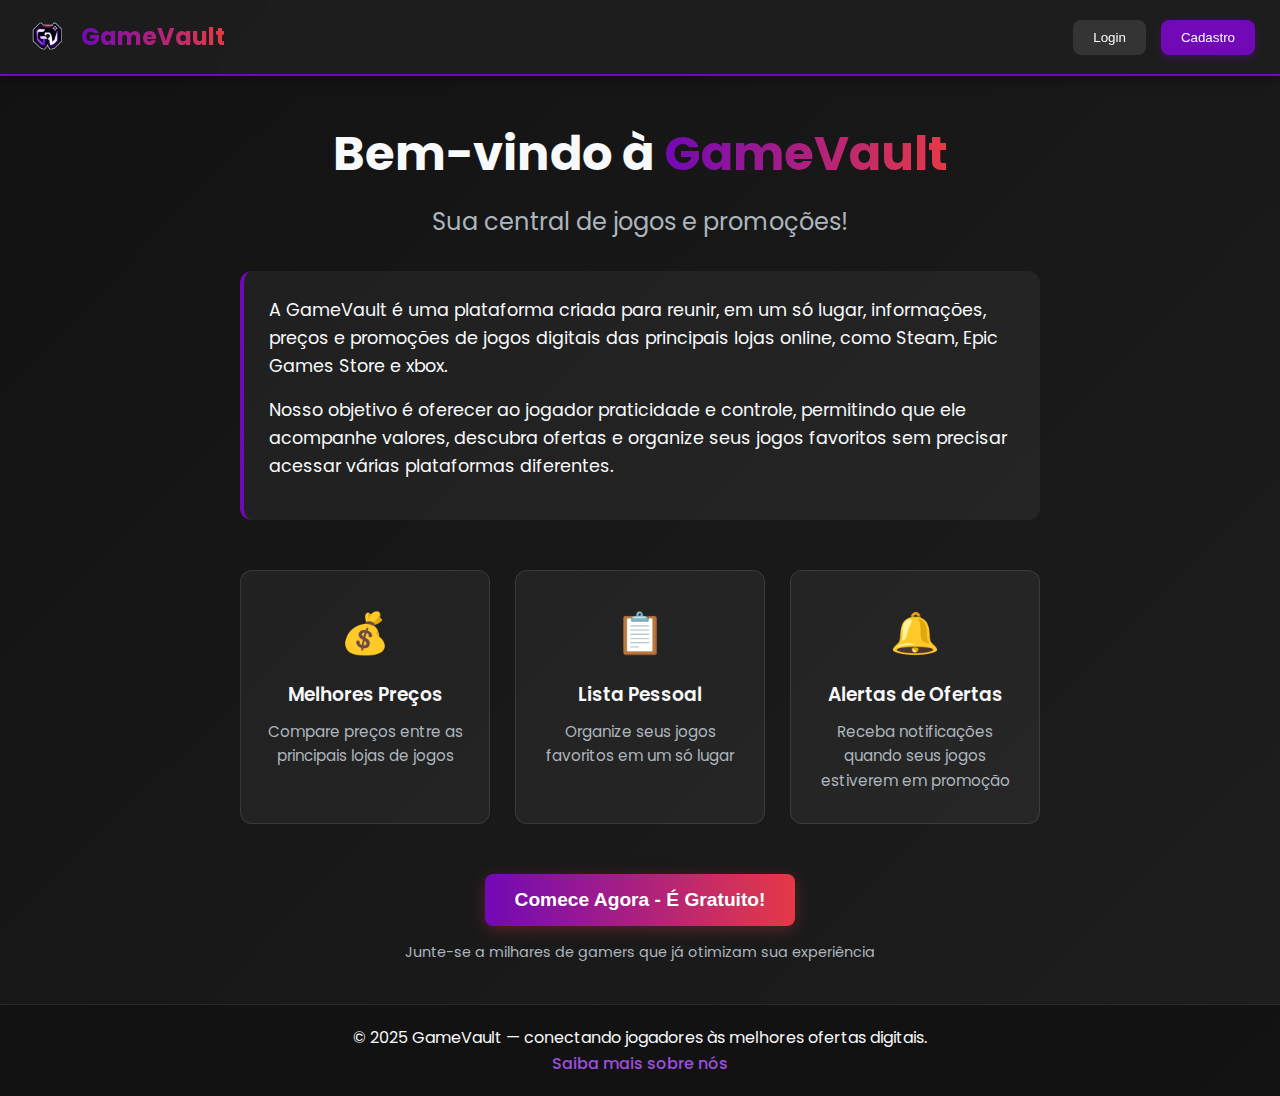
<file: index.html>
<!DOCTYPE html>
<html lang="pt-BR">
<head>
  <meta charset="utf-8" />
  <meta name="viewport" content="width=device-width,initial-scale=1" />
  <title>Redirecionando…</title>
</head>
<body>
  <script>
    // Redireciona para o arquivo dentro da pasta
    window.location.href = 'entrada/entrada.html';
  </script>
  <p>Se não redirecionar automaticamente, <a href="entrada/entrada.html">clique aqui</a>.</p>
</body>
</html>
</file>
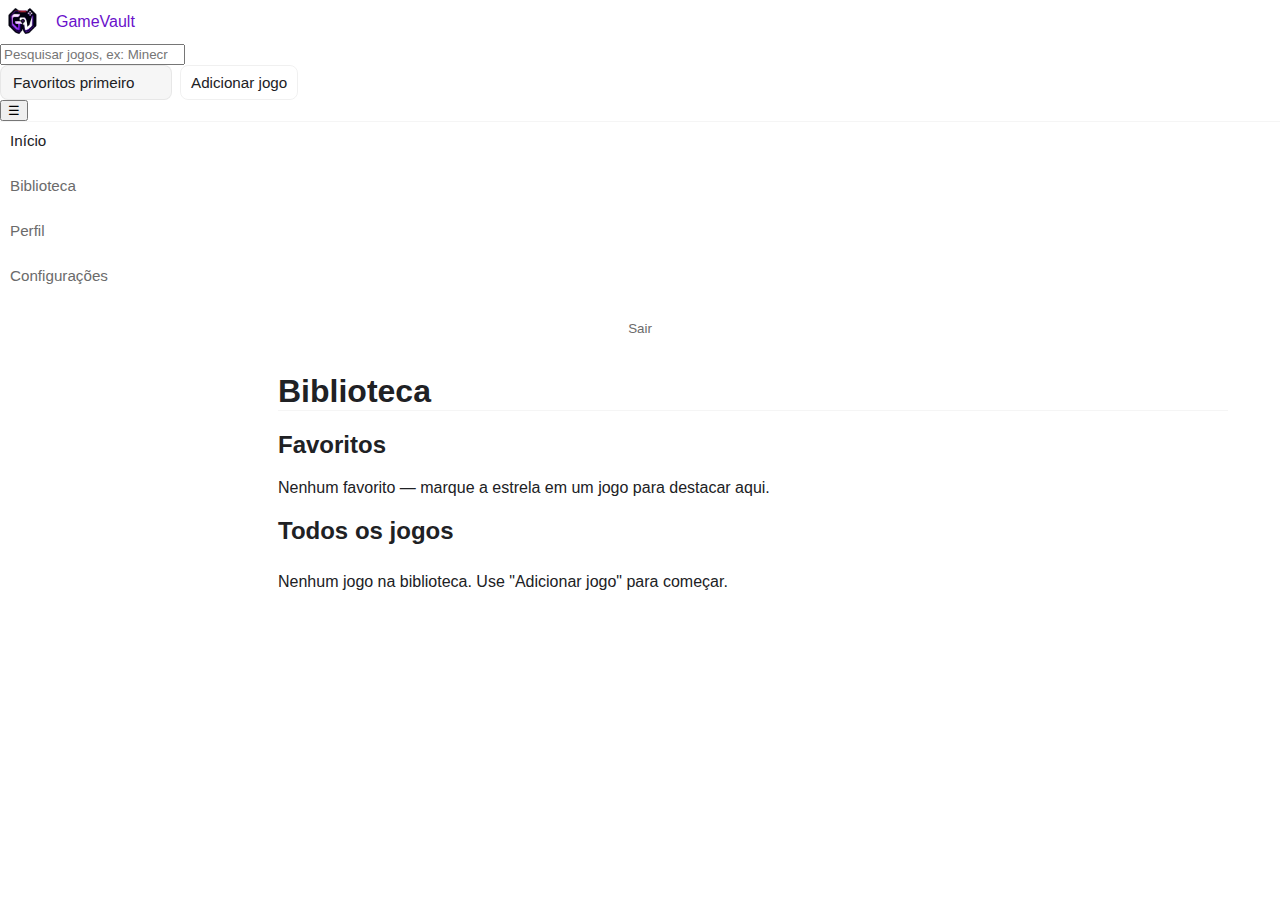
<file: Biblioteca/biblioteca.html>
<!doctype html>
<html lang="pt-BR">
<head>
  <meta charset="utf-8" />
  <meta name="viewport" content="width=device-width,initial-scale=1" />
  <title>Biblioteca — GameVault</title>
  <!-- applyConfig global (sempre primeiro) -->
  <script src="../config/applyConfig.js" defer></script>
  <link rel="stylesheet" href="biblioteca.css">
</head>

<!-- ===== CSS inline solicitado: tamanho/alinhamento da logo ===== -->
  <style>
    /* wrapper do logo */
    .logo {
      display: flex;
      align-items: center;
      gap: 12px;
      cursor: pointer;
    }

    /* imagem do logo — ajuste direto aqui se quiser maior/menor */
    .logo-img {
      display: block;
      height: 44px;     /* <--- altura da logo: ajuste conforme desejar (36-56px recomendado) */
      width: auto;
      object-fit: contain;
    }

    /* responsivo: reduz altura em telas muito pequenas */
    @media (max-width: 420px) {
      .logo-img { height: 36px; }
    }
  </style>
  <!-- ========================================================= -->

<body>
  <header class="gv-header lib-header">
    
	<div class="logo" onclick="window.location.href='../entrada/entrada.html'">
      <img src="../entrada/logo.png" alt="GameVault" class="logo-img">
      <span class="logo-text">GameVault</span>
    </div>

    <div class="header-controls">
      <div class="search-wrap">
        <input id="searchInput" type="search" placeholder="Pesquisar jogos, ex: Minecraft" aria-label="Pesquisar jogos">
      </div>

      <div class="actions">
        <select id="sortSelect" aria-label="Ordenar jogos">
          <option value="fav">Favoritos primeiro</option>
          <option value="az">Nome A → Z</option>
          <option value="za">Nome Z → A</option>
          <option value="recent">Mais recentes</option>
        </select>

        <button id="btnAdd" class="btn" type="button">Adicionar jogo</button>
      </div>

      <!-- toggle da sidebar (usado pelo JS) -->
      <button id="toggleSidebarBtn" class="header-toggle" aria-label="Minimizar barra lateral" type="button">☰</button>
    </div>
  </header>

  <div class="app-body">
    <aside class="sidebar minimized" id="sidebar" role="navigation" aria-label="Navegação">
      <div class="sidebar-content">
        <nav class="sidebar-tabs" role="navigation" aria-label="Navegação">
          <!-- NOTE: Início tem data-tab="dashboard" no seu HTML original — mantive isso -->
          <button class="tab-btn active" data-tab="dashboard" data-icon="🏠" type="button">Início</button>
          <button class="tab-btn" data-tab="biblioteca" data-icon="📚" type="button">Biblioteca</button>
          <button class="tab-btn" data-tab="perfil" data-icon="👤" type="button">Perfil</button>
          <button class="tab-btn" data-tab="config" data-icon="⚙️" type="button">Configurações</button>
        </nav>

        <div class="sidebar-bottom">
          <button id="logoutBtn" class="logout-btn" type="button">Sair</button>
        </div>
      </div>
    </aside>

    <main class="main-content" id="main-content">
      <section id="dashboard" class="tab-content">
        <h2 id="userDisplay">Bem-vindo!</h2>
        <p>Painel inicial — informações rápidas.</p>
      </section>

      <section id="biblioteca" class="tab-content active">
        <header class="page-head">
          <h1>Biblioteca</h1>
        </header>

        <!-- FAVORITOS: carrossel horizontal -->
        <section class="favorites-section" aria-label="Favoritos">
          <h2>Favoritos</h2>
          <div class="fav-strip" id="favStrip" tabindex="0" aria-live="polite"></div>
          <p id="favEmpty" class="empty-note">Nenhum favorito — marque a estrela em um jogo para destacar aqui.</p>
        </section>

        <!-- GRID: todos os jogos -->
        <section class="grid-section" aria-label="Todos os jogos">
          <h2>Todos os jogos</h2>
          <div id="gamesGrid" class="games-grid" role="list"></div>
          <p id="gridEmpty" class="empty-note">Nenhum jogo na biblioteca. Use "Adicionar jogo" para começar.</p>
        </section>
      </section>

      <section id="perfil" class="tab-content">
        <h2>Perfil</h2>
        <p>Será redirecionado para /perfil/perfil.html quando clicar em Perfil.</p>
      </section>

      <section id="config" class="tab-content">
        <h2>Configurações</h2>
      </section>
    </main>
  </div>

  <!-- Modal de adicionar/editar -->
  <div id="modalBg" class="modal-bg" aria-hidden="true">
    <div class="modal" role="dialog" aria-modal="true" aria-labelledby="modalTitle">
      <h3 id="modalTitle">Adicionar jogo</h3>
      <label class="row"><span>Nome</span><input id="fTitle" type="text" /></label>
      <label class="row"><span>URL da capa</span><input id="fCover" type="url" placeholder="https://..." /></label>
      <label class="row"><span>Descrição</span><textarea id="fDesc" rows="4" placeholder="Opcional"></textarea></label>
      <div class="modal-actions">
        <button id="btnSave" class="btn primary" type="button">Salvar</button>
        <button id="btnCancel" class="btn" type="button">Cancelar</button>
      </div>
    </div>
  </div>

  <!-- Modal detalhes -->
  <div id="detailBg" class="modal-bg" aria-hidden="true">
    <div class="modal detail-modal" role="dialog" aria-modal="true" aria-labelledby="detailTitle">
      <h3 id="detailTitle">Detalhes</h3>
      <div class="detail-body">
        <img id="detailCover" alt="" />
        <div class="detail-info">
          <h4 id="detailName"></h4>
          <p id="detailDesc"></p>
          <div class="detail-actions">
            <button id="detailFav" class="btn" type="button">Favoritar</button>
            <button id="detailLaunch" class="btn primary" type="button">Abrir (simulação)</button>
            <button id="detailClose" class="btn" type="button">Fechar</button>
          </div>
        </div>
      </div>
    </div>
  </div>

  <!-- script da biblioteca -->
  <script src="biblioteca.js" defer></script>
</body>
</html>
</file>
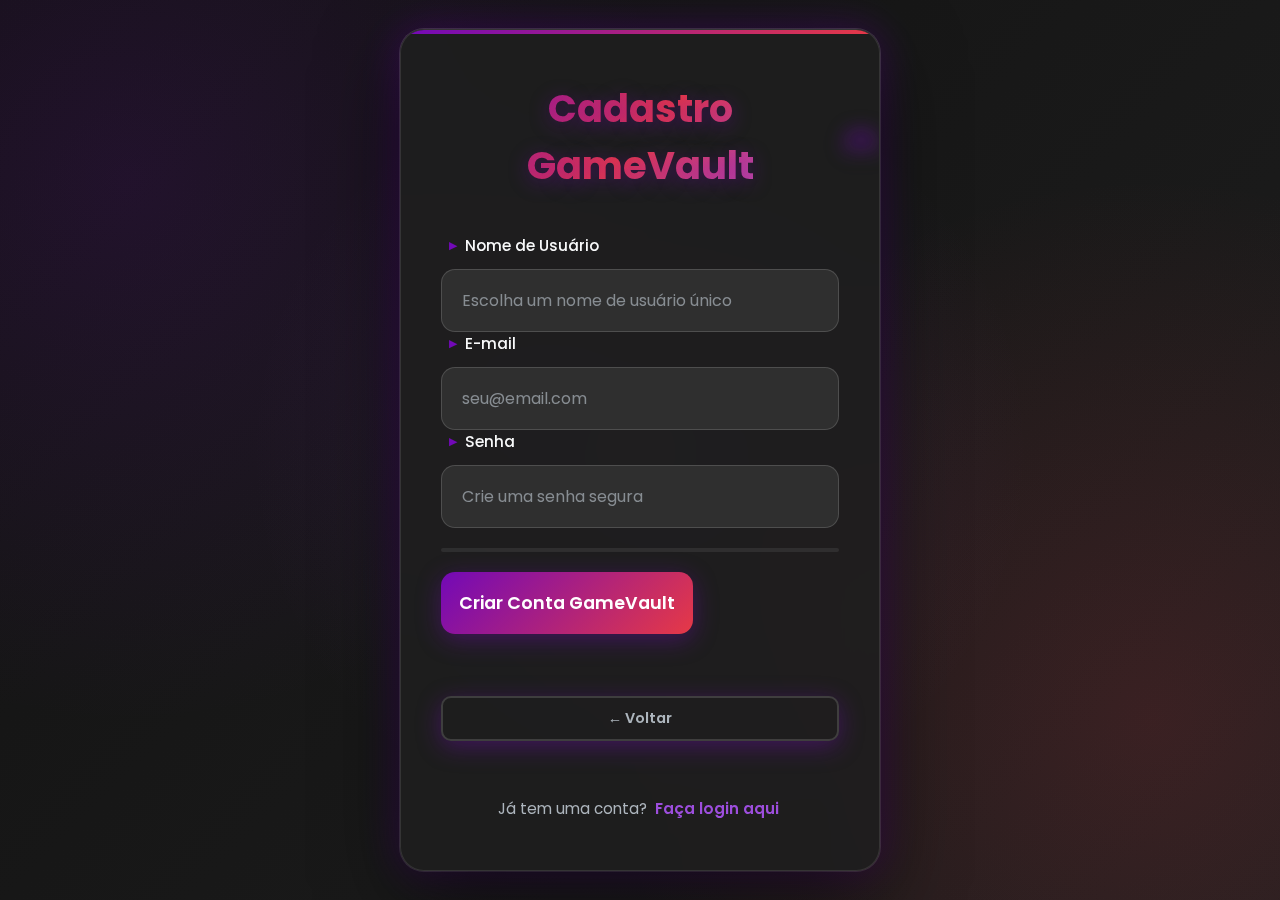
<file: cadastro/cadastro.html>
<!DOCTYPE html>
<html lang="pt-BR">
<head>
  <meta charset="UTF-8" />
  <meta name="viewport" content="width=device-width, initial-scale=1.0" />
  <title>Cadastro - GameVault</title>
  <link href="https://fonts.googleapis.com/css2?family=Poppins:wght@400;500;600;700&display=swap" rel="stylesheet">
  <link rel="stylesheet" href="cadastro.css">
</head>
<body>
  <!-- Ícones decorativos flutuantes -->
  <div class="decorative-icons">
    <span>🎮</span>
    <span>🌟</span>
    <span>⚡</span>
    <span>🎯</span>
  </div>

  <div class="login-card">
    <h2>Cadastro GameVault</h2>

    <div class="msg success" style="display:none;"></div>
    <div class="msg error" style="display:none;"></div>

    <form id="cadastroForm">
      <div class="input-group">
        <label for="username">Nome de Usuário</label>
        <input type="text" id="username" placeholder="Escolha um nome de usuário único" required>
      </div>

      <div class="input-group">
        <label for="email">E-mail</label>
        <input type="email" id="email" placeholder="seu@email.com" required>
      </div>

      <div class="input-group">
        <label for="password">Senha</label>
        <input type="password" id="password" placeholder="Crie uma senha segura" required>
        <div class="password-strength">
          <div class="strength-bar" id="strengthBar"></div>
        </div>
      </div>

      <button type="submit" class="btn">Criar Conta GameVault</button>
    </form>
	
	<div class="back-button-container">
  <button type="button" class="btn back-btn" onclick="window.location.href='../entrada/entrada.html'">
    ← Voltar
  </button>
</div>

    <div class="small-text">
      Já tem uma conta? <a href="../login/login.html">Faça login aqui</a>
    </div>
  </div>

  <script src="cadastro.js"></script>
  
  <script>
  // Efeitos visuais para a página de cadastro
document.addEventListener('DOMContentLoaded', function() {
    const passwordInput = document.getElementById('password');
    const strengthBar = document.getElementById('strengthBar');
    const form = document.getElementById('cadastroForm');
    const btn = form.querySelector('.btn');

    // Verificador de força da senha
    passwordInput.addEventListener('input', function() {
        const password = this.value;
        let strength = 0;
        
        if (password.length >= 8) strength += 25;
        if (/[A-Z]/.test(password)) strength += 25;
        if (/[0-9]/.test(password)) strength += 25;
        if (/[^A-Za-z0-9]/.test(password)) strength += 25;
        
        strengthBar.style.width = strength + '%';
        
        // Cor baseada na força
        if (strength < 50) {
            strengthBar.style.background = 'linear-gradient(90deg, #e63946, #ff9e00)';
        } else if (strength < 75) {
            strengthBar.style.background = 'linear-gradient(90deg, #ff9e00, #2ec4b6)';
        } else {
            strengthBar.style.background = 'linear-gradient(90deg, #2ec4b6, #7209b7)';
        }
    });

    // Efeito de foco nos inputs
    const inputs = document.querySelectorAll('input');
    inputs.forEach(input => {
        input.addEventListener('focus', function() {
            this.parentElement.style.transform = 'translateY(-2px)';
        });
        
        input.addEventListener('blur', function() {
            this.parentElement.style.transform = 'translateY(0)';
        });
    });

    // Feedback visual no submit
    form.addEventListener('submit', function(e) {
        btn.classList.add('loading');
        btn.textContent = 'Criando Conta...';
        
        // Simular processamento
        setTimeout(() => {
            btn.classList.remove('loading');
            btn.textContent = 'Criar Conta GameVault';
        }, 2000);
    });
});
  </script>
  
</body>
</html>
</file>
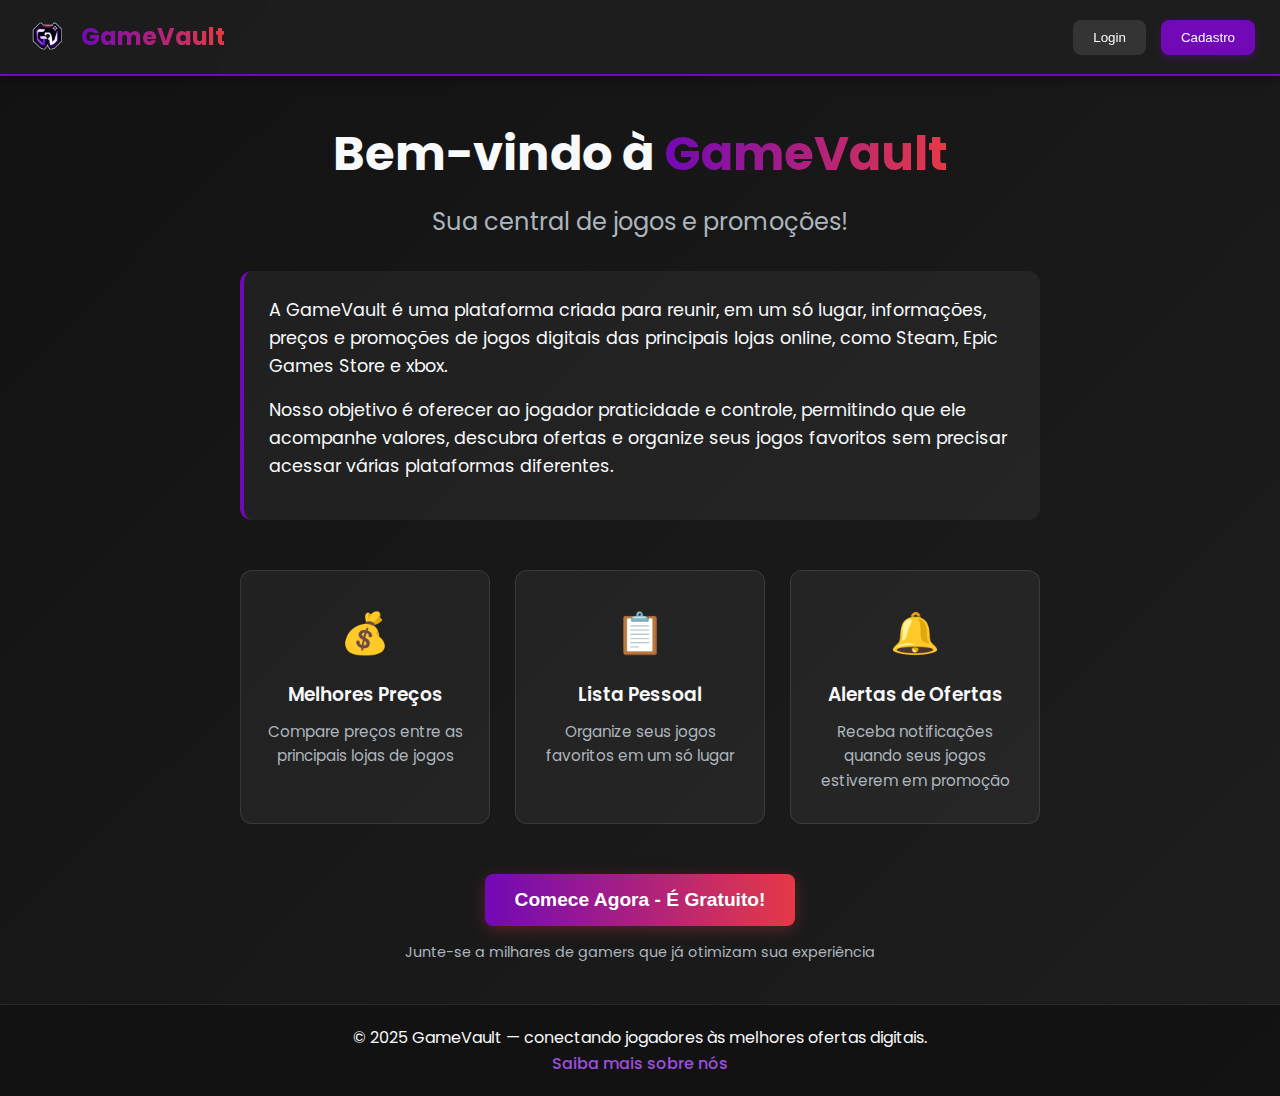
<file: config/config.html>
<!DOCTYPE html>
<html lang="pt-BR">
<head>
  <meta charset="utf-8" />
  <meta name="viewport" content="width=device-width,initial-scale=1" />
  <title>Configurações - GameVault</title>

  <!-- estilos e script global de aplicação de config (applyConfig) primeiro -->
  <link rel="stylesheet" href="config.css">
  <script src="applyConfig.js" defer></script>
  <script src="config.js" defer></script>
</head>

<!-- ===== CSS inline solicitado: tamanho/alinhamento da logo ===== -->
  <style>
    /* wrapper do logo */
    .logo {
      display: flex;
      align-items: center;
      gap: 12px;
      cursor: pointer;
    }

    /* imagem do logo — ajuste direto aqui se quiser maior/menor */
    .logo-img {
      display: block;
      height: 44px;     /* <--- altura da logo: ajuste conforme desejar (36-56px recomendado) */
      width: auto;
      object-fit: contain;
    }

    /* responsivo: reduz altura em telas muito pequenas */
    @media (max-width: 420px) {
      .logo-img { height: 36px; }
    }
  </style>
  <!-- ========================================================= -->

<body>
  <header class="topbar">
  
    <div class="brand" onclick="window.location.href='../entrada/entrada.html'">
      <<img src="../entrada/logo.png" alt="GameVault" class="logo-img">
      <span class="title">GameVault</span>
    </div>

    <div class="header-controls">
      <button id="toggleSidebarBtn" class="header-toggle" aria-label="Minimizar barra lateral">☰</button>
    </div>
  </header>

  <div class="app-body">
    <!-- SIDEBAR -->
    <aside class="sidebar minimized" id="sidebar" role="navigation" aria-label="Navegação principal">
      <div class="sidebar-content">
        <nav class="sidebar-tabs" role="navigation" aria-label="Navegação">
          <button class="tab-btn active" data-tab="dashboard" data-icon="🏠" type="button">Início</button>
          <button class="tab-btn" data-tab="biblioteca" data-icon="📚" type="button">Biblioteca</button>
          <button class="tab-btn" data-tab="perfil" data-icon="👤" type="button">Perfil</button>
          <button class="tab-btn" data-tab="config" data-icon="⚙️" type="button">Configurações</button>
        </nav>

        <div class="sidebar-bottom">
          <button id="logoutBtn" class="logout-btn" type="button">Sair</button>
        </div>
      </div>
    </aside>

    <!-- MAIN CONTENT -->
    <main class="container main-content" id="main-content">
      <!-- Preferências visuais -->
      <section class="card">
        <h3>Preferências visuais</h3>
        <div class="row">
          <label>Tema</label>
          <div class="controls">
            <label class="switch">
              <input type="checkbox" id="themeToggle">
              <span class="slider"></span>
            </label>
            <small id="themeLabel">Modo claro</small>
          </div>
        </div>
        <div class="row">
          <label>Cor de destaque</label>
          <div class="controls">
            <input type="color" id="accentColor" value="#6a11cb">
            <div id="accentPreview" class="accent-preview"></div>
          </div>
          <small class="hint">Escolha a cor que será usada em elementos destacados.</small>
        </div>
      </section>

      <!-- Notificações -->
      <section class="card">
        <h3>Notificações (simulação)</h3>
        <div class="row">
          <label>Ativar notificações</label>
          <div class="controls">
            <input type="checkbox" id="notifToggle">
          </div>
        </div>
        <div class="row">
          <label>Exemplo de teste</label>
          <div class="controls">
            <button id="testNotifBtn" class="primary">Enviar notificação de teste</button>
          </div>
        </div>
        <small class="hint">Sem servidor: salvamos sua preferência localmente e mostramos um exemplo visual.</small>
      </section>

      <!-- Gerenciar conta -->
      <section class="card">
        <h3>Gerenciar conta</h3>
        <div class="row">
          <label>Redefinir configurações</label>
          <div class="controls">
            <button id="resetConfigBtn" class="danger">Restaurar padrão</button>
          </div>
        </div>
        <div class="row">
          <label>Apagar conta</label>
          <div class="controls">
            <button id="showDeleteBox" class="danger-outline">Apagar minha conta</button>
          </div>
        </div>

        <!-- Caixa de confirmação -->
        <div id="deleteBox" class="delete-box" style="display:none;">
          <p>Para apagar sua conta, confirme digitando sua senha:</p>
          <input type="password" id="confirmDeletePassword" placeholder="Digite sua senha">
          <div class="delete-actions">
            <button id="confirmDeleteBtn" class="danger">Confirmar exclusão</button>
            <button id="cancelDeleteBtn" class="ghost-btn">Cancelar</button>
          </div>
          <p id="deleteMsg" class="status"></p>
        </div>
      </section>
    </main>
  </div>

  <!-- Snackbar -->
  <div id="snackbar" class="snackbar" aria-live="polite"></div>

  <footer class="footer">
    <small>Configurações salvas localmente no navegador (localStorage).</small>
  </footer>
</body>
</html>
</file>
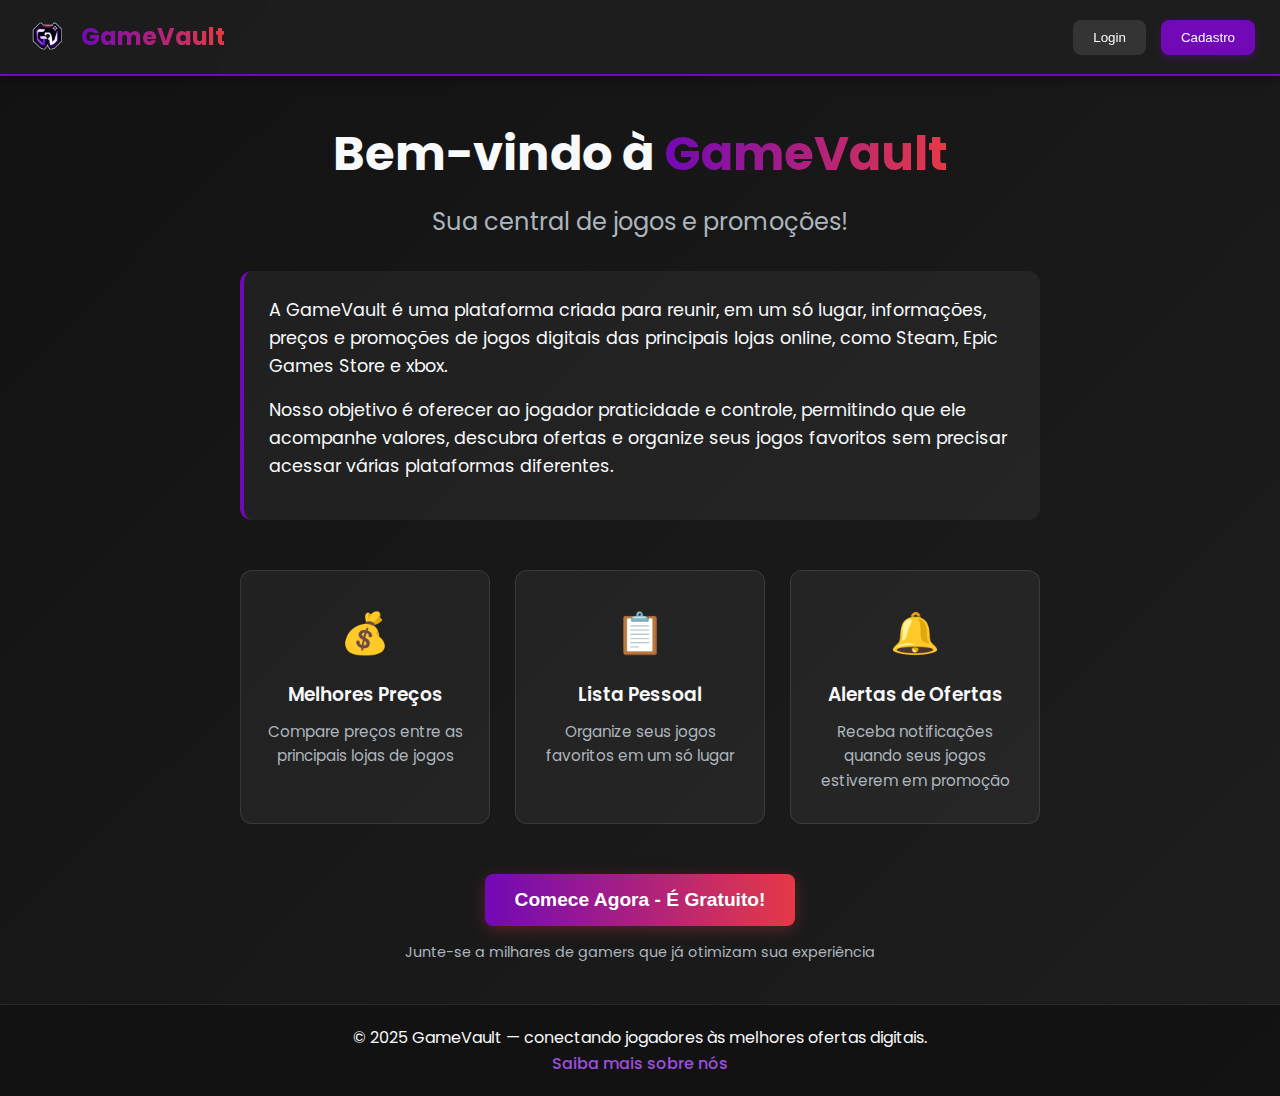
<file: entrada/entrada.html>
<!DOCTYPE html>
<html lang="pt-BR">
<head>
  <meta charset="UTF-8">
  <meta name="viewport" content="width=device-width, initial-scale=1.0">
  <title>GameVault - Sua Central de Jogos Digitais</title>
  <link rel="stylesheet" href="entrada.css">
  <link href="https://fonts.googleapis.com/css2?family=Poppins:wght@300;400;500;600;700&display=swap" rel="stylesheet">
  <script src="entrada.js" defer></script>
  
  <!-- ===== CSS inline solicitado: tamanho/alinhamento da logo ===== -->
  <style>
    /* wrapper do logo */
    .logo {
      display: flex;
      align-items: center;
      gap: 12px;
      cursor: pointer;
    }

    /* imagem do logo — ajuste direto aqui se quiser maior/menor */
    .logo-img {
      display: block;
      height: 44px;     /* <--- altura da logo: ajuste conforme desejar (36-56px recomendado) */
      width: auto;
      object-fit: contain;
    }

    /* responsivo: reduz altura em telas muito pequenas */
    @media (max-width: 420px) {
      .logo-img { height: 36px; }
    }
  </style>
  <!-- ========================================================= -->
  
</head>
<body>
  <header>
    <div class="logo" onclick="mostrarHome()">
      <img src="logo.png" alt="GameVault" class="logo-img">
      <span class="logo-text">GameVault</span>
    </div>
    <nav>
      <button id="btnLogin" class="tab-btn">Login</button>
      <button id="btnCadastro" class="tab-btn primary-btn">Cadastro</button>
    </nav>
  </header>

  <main>
    <!-- CONTEÚDO PRINCIPAL -->
    <section id="home" class="tab-content active">
      <div class="hero-content">
        <h1>Bem-vindo à <span class="brand-highlight">GameVault</span></h1>
        <p class="tagline">Sua central de jogos e promoções!</p>
        
        <div class="description-container">
          <p>A GameVault é uma plataforma criada para reunir, em um só lugar,
          informações, preços e promoções de jogos digitais das principais lojas online, como Steam,
          Epic Games Store e xbox.</p>
          <p>Nosso objetivo é oferecer ao jogador praticidade e controle, permitindo que ele acompanhe valores,
          descubra ofertas e organize seus jogos favoritos sem precisar acessar várias plataformas diferentes.</p>
        </div>
        
        <div class="features-grid">
          <div class="feature-card">
            <div class="feature-icon">💰</div>
            <h3>Melhores Preços</h3>
            <p>Compare preços entre as principais lojas de jogos</p>
          </div>
          <div class="feature-card">
            <div class="feature-icon">📋</div>
            <h3>Lista Pessoal</h3>
            <p>Organize seus jogos favoritos em um só lugar</p>
          </div>
          <div class="feature-card">
            <div class="feature-icon">🔔</div>
            <h3>Alertas de Ofertas</h3>
            <p>Receba notificações quando seus jogos estiverem em promoção</p>
          </div>
        </div>
        
        <div class="cta-section">
          <button class="cta-button" onclick="document.getElementById('btnCadastro').click()">
            Comece Agora - É Gratuito!
          </button>
          <p class="cta-subtext">Junte-se a milhares de gamers que já otimizam sua experiência</p>
        </div>
      </div>
    </section>
  </main>

  <footer>
    <div class="footer-content">
      <p>&copy; 2025 GameVault — conectando jogadores às melhores ofertas digitais.</p>
      <p class="about-link"><a href="../saiba_mais/saiba_mais.html">Saiba mais sobre nós</a></p>
    </div>
  </footer>
</body>
</html>
</file>
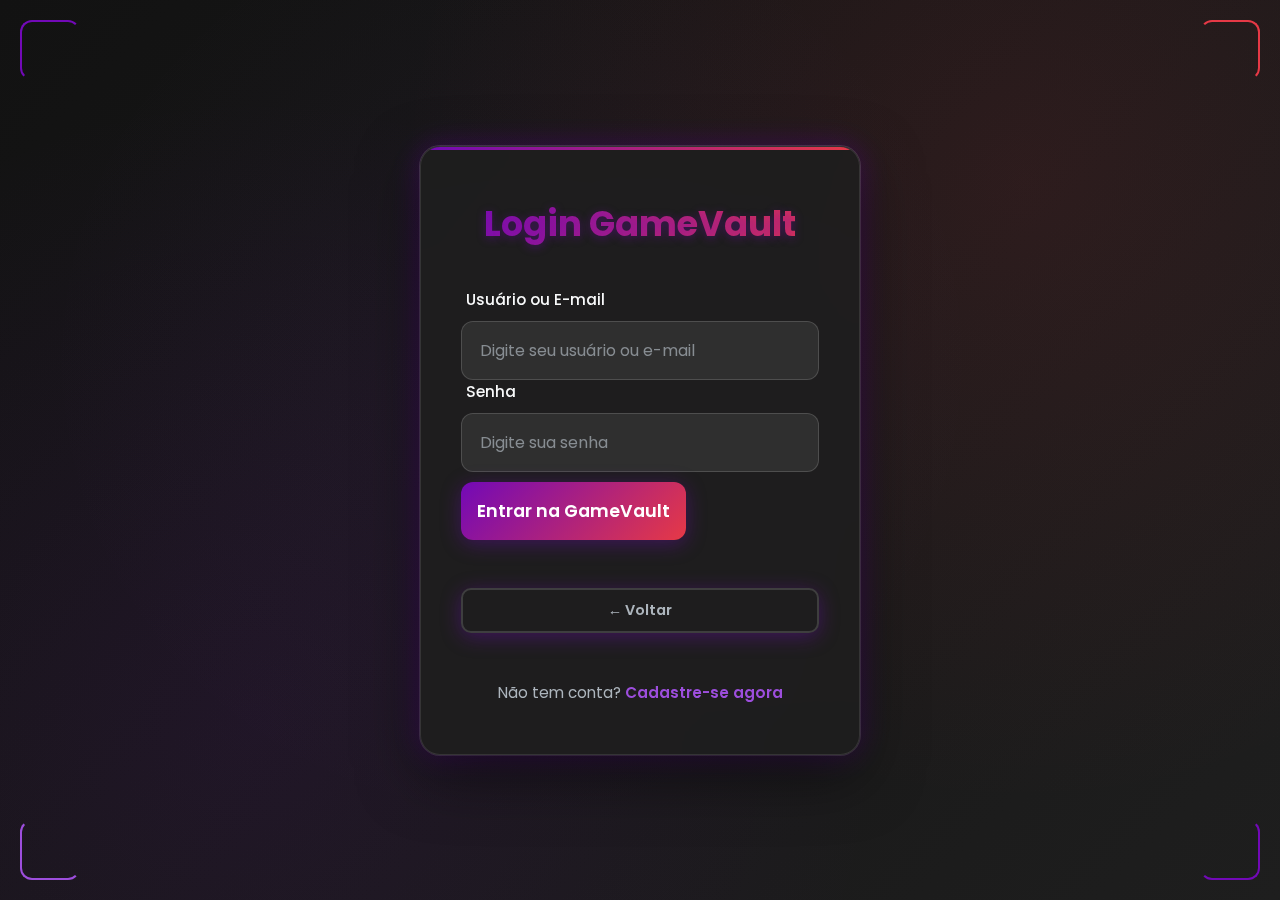
<file: login/login.html>
<!DOCTYPE html>
<html lang="pt-BR">
<head>
  <meta charset="UTF-8" />
  <meta name="viewport" content="width=device-width, initial-scale=1.0" />
  <title>Login - GameVault</title>
  <link href="https://fonts.googleapis.com/css2?family=Poppins:wght@400;500;600;700&display=swap" rel="stylesheet">
  <link rel="stylesheet" href="login.css">
</head>
<body>
  <!-- Efeitos decorativos -->
  <div class="decorative-corner"></div>
  <div class="decorative-corner"></div>
  <div class="decorative-corner"></div>
  <div class="decorative-corner"></div>

  <div class="login-card">
    <h2>Login GameVault</h2>

    <div class="msg success" style="display:none;"></div>
    <div class="msg error" style="display:none;"></div>

    <form id="loginForm">
      <div class="input-group">
        <label for="userOrEmail">Usuário ou E-mail</label>
        <input type="text" id="userOrEmail" placeholder="Digite seu usuário ou e-mail" required>
      </div>

      <div class="input-group">
        <label for="password">Senha</label>
        <input type="password" id="password" placeholder="Digite sua senha" required>
      </div>

      <button type="submit" class="btn">Entrar na GameVault</button>
    </form>
	
	<div class="back-button-container">
  <button type="button" class="btn back-btn" onclick="window.location.href='../entrada/entrada.html'">
    ← Voltar
  </button>
</div>

    <div class="small-text">
      Não tem conta? <a href="../cadastro/cadastro.html">Cadastre-se agora</a>
    </div>
  </div>

  <script>
    // ================== LOGIN ==================
    document.getElementById('loginForm')?.addEventListener('submit', function(e) {
      e.preventDefault();

      const userOrEmail = document.getElementById('userOrEmail').value.trim();
      const password = document.getElementById('password').value.trim();
      const msgSuccess = document.querySelector('.msg.success');
      const msgError = document.querySelector('.msg.error');
      const btn = document.querySelector('.btn');

      // Efeito de loading no botão
      btn.classList.add('loading');
      btn.disabled = true;

      // Pegando os usuários cadastrados
      const users = JSON.parse(localStorage.getItem('users')) || [];
      const user = users.find(u =>
        u.username.toLowerCase() === userOrEmail.toLowerCase() ||
        u.email.toLowerCase() === userOrEmail.toLowerCase()
      );

      // Simular delay de rede
      setTimeout(() => {
        if (user && user.password === password) {
          msgSuccess.innerText = `Bem-vindo de volta, ${user.username}! 🎮`;
          msgSuccess.style.display = "block";
          msgError.style.display = "none";

          // Salva quem está logado
          localStorage.setItem("loggedUser", user.username);

          // Redireciona após sucesso
          setTimeout(() => {
            window.location.href = "../principal/principal.html";
          }, 1500);
        } else {
          msgError.innerText = "Usuário ou senha incorretos. Tente novamente.";
          msgError.style.display = "block";
          msgSuccess.style.display = "none";
          
          // Remover loading
          btn.classList.remove('loading');
          btn.disabled = false;
        }
      }, 1000);
    });

    // Efeito de foco nos inputs
    document.querySelectorAll('input').forEach(input => {
      input.addEventListener('focus', function() {
        this.parentElement.classList.add('focused');
      });
      
      input.addEventListener('blur', function() {
        this.parentElement.classList.remove('focused');
      });
    });
  </script>
</body>
</html>
</file>
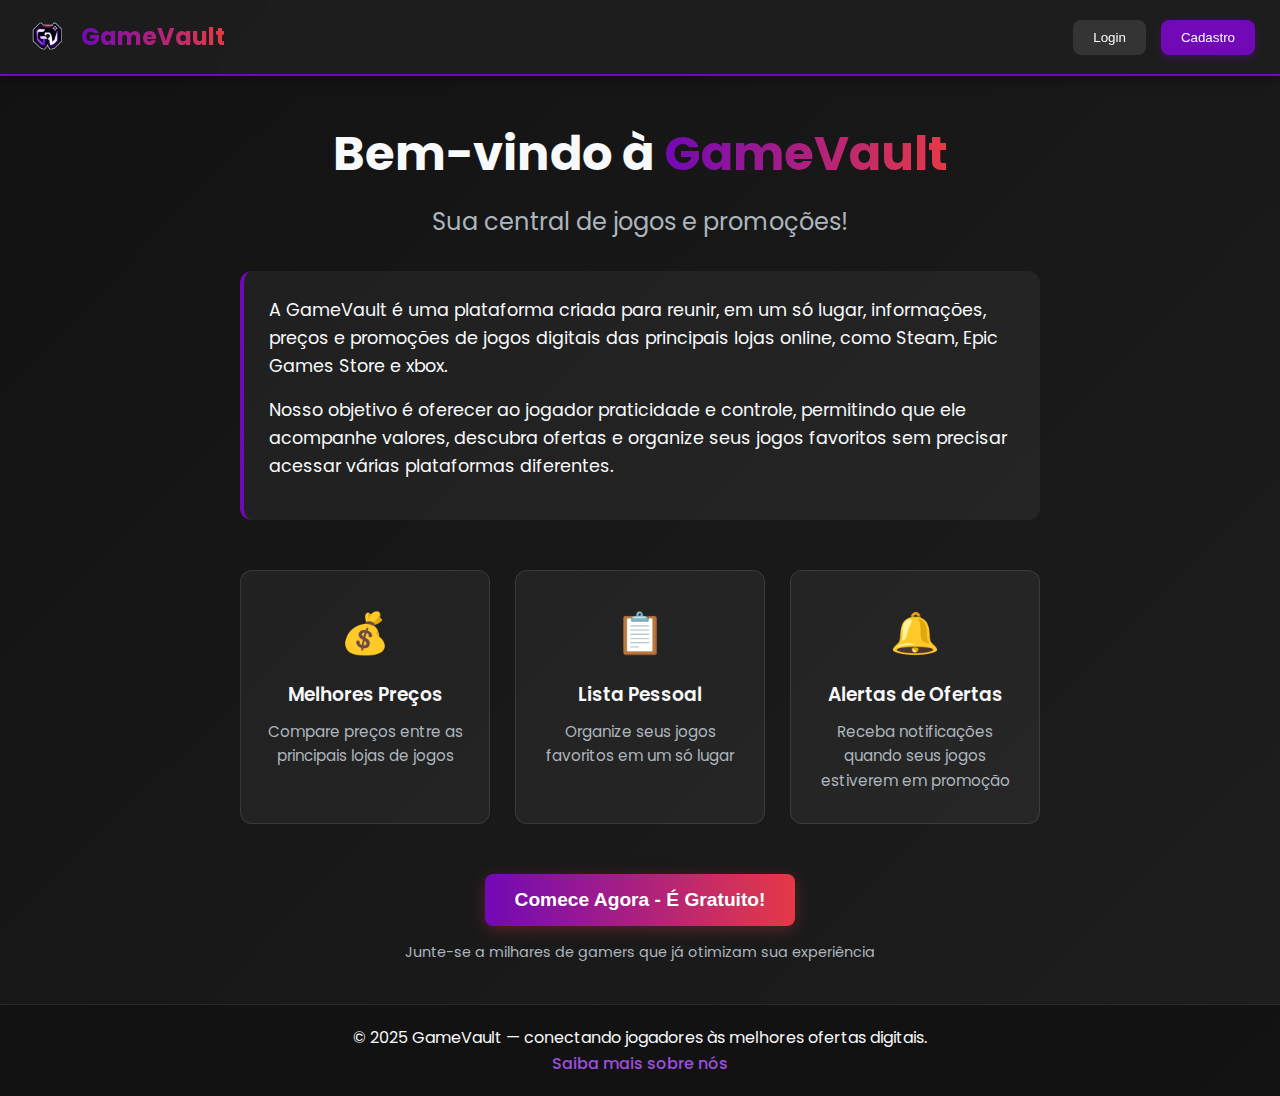
<file: perfil/perfil.html>
<!DOCTYPE html>
<html lang="pt-BR">
<head>
  <meta charset="UTF-8">
  <meta name="viewport" content="width=device-width, initial-scale=1.0">
  <title>Perfil - GameVault</title>

  <!-- applyConfig global (sempre primeiro) -->
  <script src="../config/applyConfig.js" defer></script>
  <link rel="stylesheet" href="../principal/principal.css">
  <link rel="stylesheet" href="perfil.css">
  <script src="perfil.js" defer></script>
  
  <style>
    /* Efeitos visuais adicionais */
    .perfil-container input:focus {
      transform: translateY(-2px);
      transition: all 0.3s cubic-bezier(0.4, 0, 0.2, 1);
    }
    
    .btn {
      position: relative;
      overflow: hidden;
    }
    
    .btn::before {
      content: '';
      position: absolute;
      top: 0;
      left: -100%;
      width: 100%;
      height: 100%;
      background: linear-gradient(90deg, transparent, rgba(255,255,255,0.2), transparent);
      transition: left 0.5s ease;
    }
    
    .btn:hover::before {
      left: 100%;
    }
    
    /* Efeito de pulse para notificações */
    @keyframes pulse-gentle {
      0%, 100% { transform: scale(1); }
      50% { transform: scale(1.02); }
    }
    
    .status-msg:not(:empty) {
      animation: pulse-gentle 2s ease-in-out infinite, slideUp 0.4s ease;
    }
  </style>
</head>

<!-- ===== CSS inline solicitado: tamanho/alinhamento da logo ===== -->
  <style>
    /* wrapper do logo */
    .logo {
      display: flex;
      align-items: center;
      gap: 12px;
      cursor: pointer;
    }

    /* imagem do logo — ajuste direto aqui se quiser maior/menor */
    .logo-img {
      display: block;
      height: 44px;     /* <--- altura da logo: ajuste conforme desejar (36-56px recomendado) */
      width: auto;
      object-fit: contain;
    }

    /* responsivo: reduz altura em telas muito pequenas */
    @media (max-width: 420px) {
      .logo-img { height: 36px; }
    }
  </style>
  <!-- ========================================================= -->

<body>
  <header class="gv-header">
    
	<div class="logo" onclick="window.location.href='../entrada/entrada.html'">
      <img src="../entrada/logo.png" alt="GameVault" class="logo-img">
      <span class="logo-text">GameVault</span>
    </div>

    <!-- header-controls (toggle da sidebar) -->
    <div class="header-controls">
      <button id="toggleSidebarBtn" class="header-toggle" aria-label="Minimizar barra lateral">☰</button>
    </div>
  </header>

  <div class="app-body">
    <aside class="sidebar minimized" id="sidebar" aria-label="Navegação">
      <div class="sidebar-content">
        <nav class="sidebar-tabs" role="navigation" aria-label="Navegação">
          <button class="tab-btn" data-tab="dashboard" data-icon="🏠" type="button">Início</button>
          <button class="tab-btn" data-tab="biblioteca" data-icon="📚" type="button">Biblioteca</button>
          <button class="tab-btn active" data-tab="perfil" data-icon="👤" type="button">Perfil</button>
          <button class="tab-btn" data-tab="config" data-icon="⚙️" type="button">Configurações</button>
        </nav>

        <div class="sidebar-bottom">
          <button id="logoutBtn" class="logout-btn" type="button">Sair</button>
        </div>
      </div>
    </aside>

    <main id="main-content" class="main-content">
      <section id="perfil" class="tab-content active">
        <main class="perfil-container">
          <h2>Perfil do Usuário</h2>
          <p id="bemVindo"></p>

          <form id="perfilForm">
            <label>Nome de usuário:</label>
            <div style="display:flex; gap:8px; align-items:center;">
              <input type="text" id="username" readonly>
              <button type="button" id="editarNomeBtn" class="btn">Editar nome</button>
            </div>

            <label>E-mail (cadastrado):</label>
            <div style="display:flex; gap:8px; align-items:center;">
              <input type="email" id="email" readonly>
              <button type="button" id="editarEmailBtn" class="btn">Editar e-mail</button>
            </div>

            <label>Senha atual (para confirmar alterações):</label>
            <div style="display:flex; gap:8px; align-items:center;">
              <!-- NÃO preenchemos com a senha armazenada; usuário deve digitar -->
              <input type="password" id="currentPassword" placeholder="Digite sua senha atual para confirmar" >
              <label style="font-size:0.9rem;">
                <input type="checkbox" id="toggleShowPass"> mostrar
              </label>
            </div>

            <label>Alterar senha (opcional):</label>
            <input type="password" id="newPassword" placeholder="Nova senha (opcional)">

            <button type="submit" class="btn primary">Salvar alterações</button>
          </form>

          <p class="status-msg" id="statusMsg"></p>
        </main>
      </section>
    </main>
  </div>

  <footer>
    <p>&copy; 2025 GameVault — Plataforma de gerenciamento de jogos digitais.</p>
  </footer>

<script>
  // Efeitos visuais adicionais
  document.addEventListener('DOMContentLoaded', function() {
    // Efeito de foco nos inputs
    const inputs = document.querySelectorAll('.perfil-container input');
    inputs.forEach(input => {
      input.addEventListener('focus', function() {
        this.parentElement?.classList.add('focused');
      });
      
      input.addEventListener('blur', function() {
        this.parentElement?.classList.remove('focused');
      });
    });
    
    // Função para extrair o nome de usuário corretamente
    function getCurrentUserName() {
      const loggedUser = localStorage.getItem('loggedUser');
      
      if (!loggedUser) return 'Jogador';
      
      try {
        // Tenta como JSON primeiro
        const userData = JSON.parse(loggedUser);
        if (userData && userData.username) {
          return userData.username;
        }
      } catch (e) {
        // Não é JSON, trata como string
        if (loggedUser.includes('|')) {
          return loggedUser.split('|')[0]; // Pega parte antes do |
        }
        return loggedUser; // Usa a string diretamente
      }
      
      return 'Jogador'; // Fallback
    }
    
    // Efeito de digitação na mensagem de boas-vindas
    const bemVindo = document.getElementById('bemVindo');
    if (bemVindo) {
      const userName = getCurrentUserName();
      const text = `Bem-vindo de volta, ${userName}! 🎮`;
      bemVindo.textContent = '';
      
      let i = 0;
      function typeWriter() {
        if (i < text.length) {
          bemVindo.textContent += text.charAt(i);
          i++;
          setTimeout(typeWriter, 50);
        }
      }
      setTimeout(typeWriter, 500);
    }
    
    // Efeito de loading no submit
    const form = document.getElementById('perfilForm');
    const submitBtn = form?.querySelector('.btn.primary');
    
    form?.addEventListener('submit', function(e) {
      if (submitBtn) {
        submitBtn.classList.add('loading');
        setTimeout(() => {
          submitBtn.classList.remove('loading');
        }, 2000);
      }
    });
  });
</script>

</body>
</html>
</file>
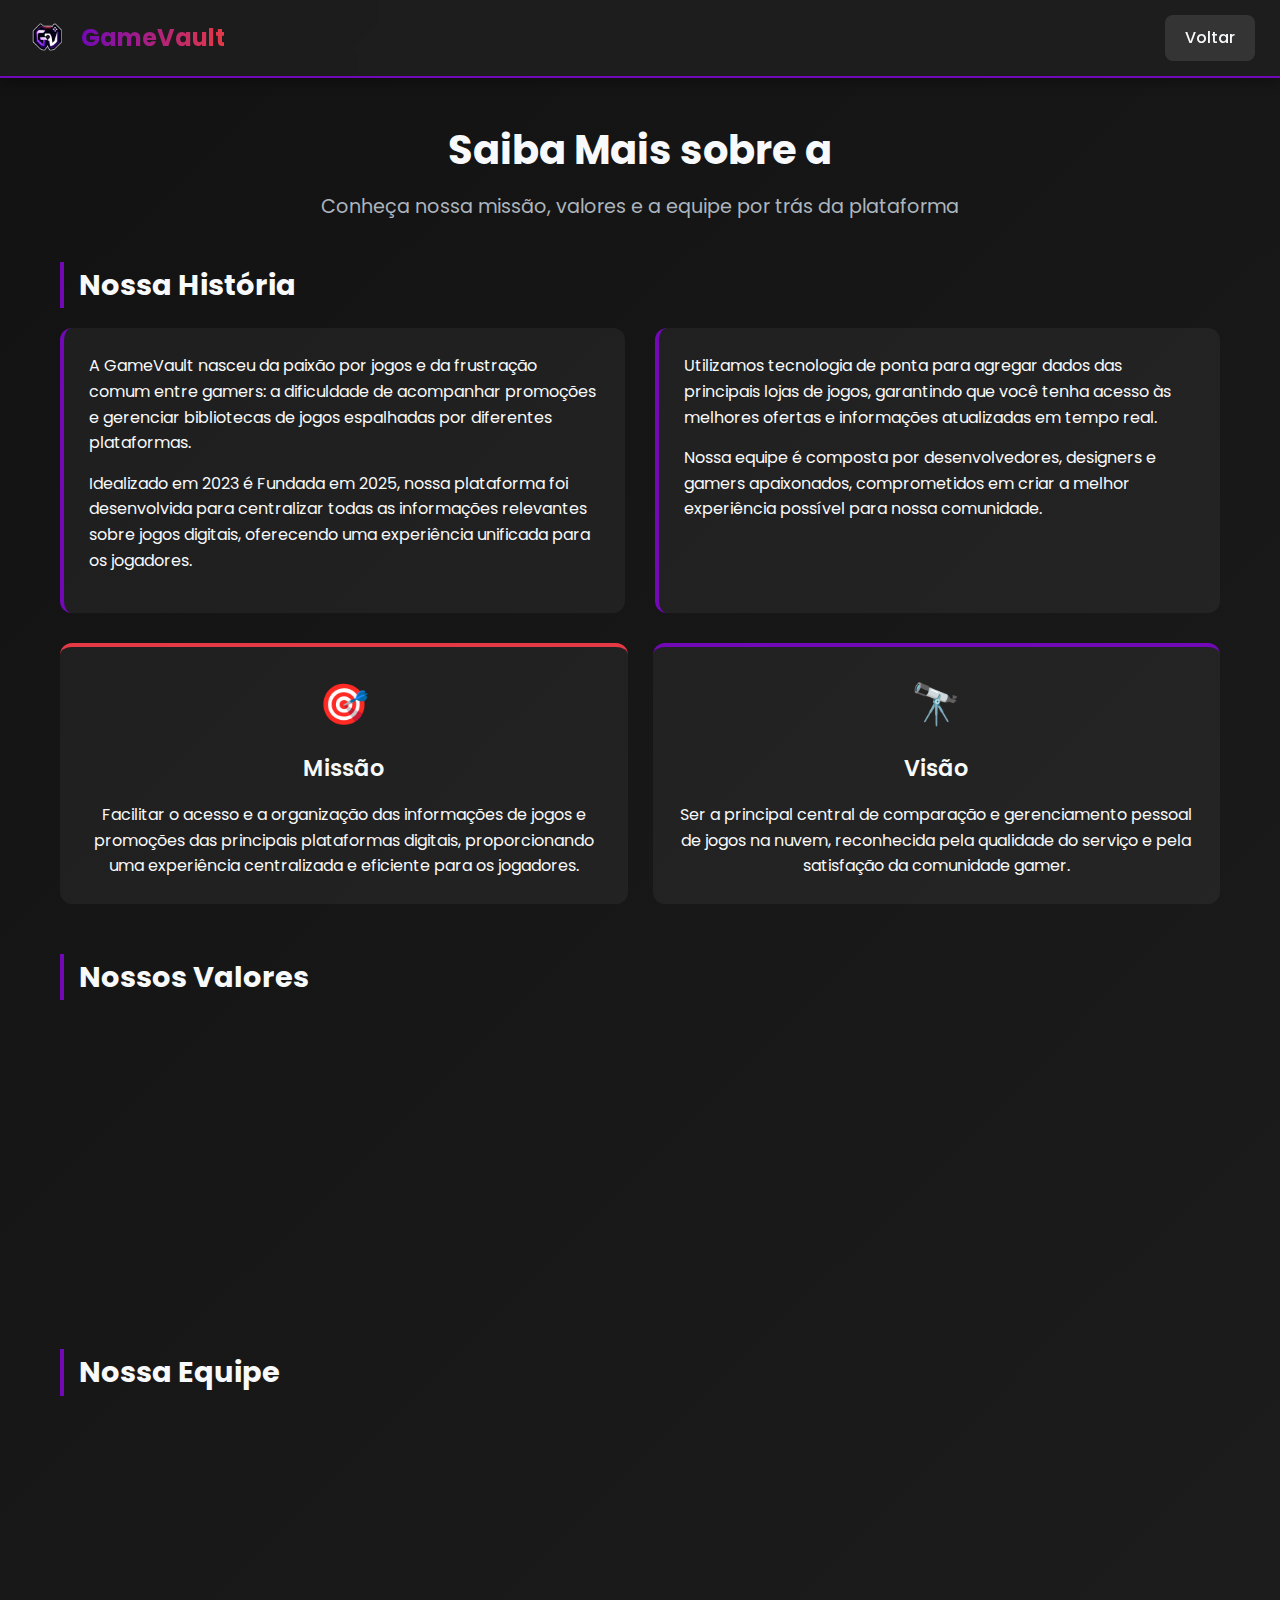
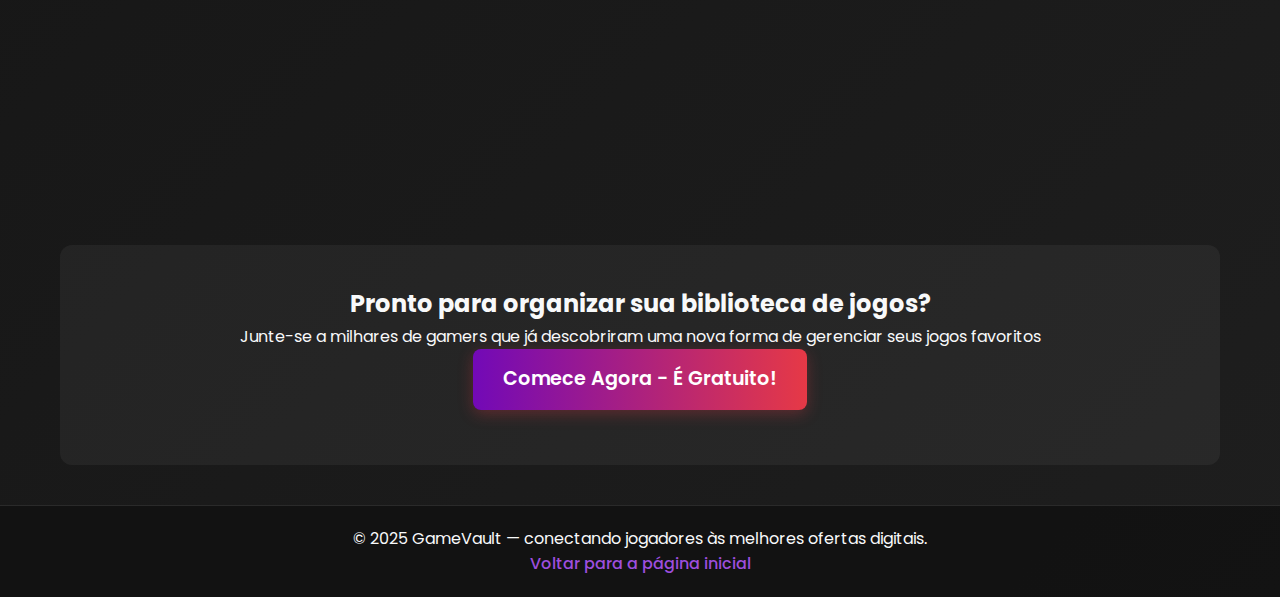
<file: saiba_mais/saiba_mais.html>
<!DOCTYPE html>
<html lang="pt-BR">
<head>
  <meta charset="UTF-8">
  <meta name="viewport" content="width=device-width, initial-scale=1.0">
  <title>Saiba Mais - GameVault</title>
  <link rel="stylesheet" href="saiba_mais.css">
  <link href="https://fonts.googleapis.com/css2?family=Poppins:wght@300;400;500;600;700&display=swap" rel="stylesheet">
</head>

<!-- ===== CSS inline solicitado: tamanho/alinhamento da logo ===== -->
  <style>
    /* wrapper do logo */
    .logo {
      display: flex;
      align-items: center;
      gap: 12px;
      cursor: pointer;
    }

    /* imagem do logo — ajuste direto aqui se quiser maior/menor */
    .logo-img {
      display: block;
      height: 44px;     /* <--- altura da logo: ajuste conforme desejar (36-56px recomendado) */
      width: auto;
      object-fit: contain;
    }

    /* responsivo: reduz altura em telas muito pequenas */
    @media (max-width: 420px) {
      .logo-img { height: 36px; }
    }
  </style>
  <!-- ========================================================= -->

<body>
  <header>
    <div class="logo" onclick="window.location.href='../entrada/entrada.html'">
      <img src="../entrada/logo.png" alt="GameVault" class="logo-img">
      <span class="logo-text">GameVault</span>
    </div>
    <nav>
      <a href="../entrada/entrada.html" class="tab-btn">Voltar</a>
    </nav>
  </header>

  <main>
    <div class="page-title">
      <h1>Saiba Mais sobre a <span class="brand-highlight">GameVault</span></h1>
      <p class="page-subtitle">Conheça nossa missão, valores e a equipe por trás da plataforma</p>
    </div>

    <section class="about-section">
      <h2 class="section-title">Nossa História</h2>
      <div class="about-content">
        <div class="about-text">
          <p>A GameVault nasceu da paixão por jogos e da frustração comum entre gamers: a dificuldade de acompanhar promoções e gerenciar bibliotecas de jogos espalhadas por diferentes plataformas.</p>
          <p>Idealizado em 2023 é Fundada em 2025, nossa plataforma foi desenvolvida para centralizar todas as informações relevantes sobre jogos digitais, oferecendo uma experiência unificada para os jogadores.</p>
        </div>
        <div class="about-text">
          <p>Utilizamos tecnologia de ponta para agregar dados das principais lojas de jogos, garantindo que você tenha acesso às melhores ofertas e informações atualizadas em tempo real.</p>
          <p>Nossa equipe é composta por desenvolvedores, designers e gamers apaixonados, comprometidos em criar a melhor experiência possível para nossa comunidade.</p>
        </div>
      </div>

      <div class="mission-vision">
        <div class="mission-card">
          <div class="card-icon">🎯</div>
          <h3 class="card-title">Missão</h3>
          <p>Facilitar o acesso e a organização das informações de jogos e promoções das principais plataformas digitais, proporcionando uma experiência centralizada e eficiente para os jogadores.</p>
        </div>
        <div class="vision-card">
          <div class="card-icon">🔭</div>
          <h3 class="card-title">Visão</h3>
          <p>Ser a principal central de comparação e gerenciamento pessoal de jogos na nuvem, reconhecida pela qualidade do serviço e pela satisfação da comunidade gamer.</p>
        </div>
      </div>
    </section>

    <section class="values-section">
      <h2 class="section-title">Nossos Valores</h2>
      <div class="values-grid">
        <div class="value-card">
          <div class="value-icon">💻</div>
          <h3 class="value-title">Tecnologia Acessível</h3>
          <p class="value-description">Acreditamos que a tecnologia deve ser democrática e acessível a todos, por isso desenvolvemos uma plataforma intuitiva e de fácil uso.</p>
        </div>
        <div class="value-card">
          <div class="value-icon">🔒</div>
          <h3 class="value-title">Segurança da Informação</h3>
          <p class="value-description">Priorizamos a proteção dos dados dos nossos usuários, implementando as melhores práticas de segurança em todas as nossas soluções.</p>
        </div>
        <div class="value-card">
          <div class="value-icon">⚡</div>
          <h3 class="value-title">Praticidade</h3>
          <p class="value-description">Buscamos sempre simplificar processos complexos, oferecendo soluções que economizam tempo e esforço dos nossos usuários.</p>
        </div>
      </div>
    </section>

    <section class="team-section">
      <h2 class="section-title">Nossa Equipe</h2>
      <div class="team-grid">
        <div class="team-member">
          <div class="member-avatar">👨‍💻</div>
          <h3 class="member-name">wellisson</h3>
          <p class="member-role">CEO & Fundador</p>
          <p class="member-bio">Com mais de 10 anos de experiência no mercado de games, wellisson idealizou a GameVault para resolver um problema que ele mesmo enfrentava como gamer.</p>
        </div>
        <div class="team-member">
          <div class="member-avatar">👨‍🎨</div>
          <h3 class="member-name">wellisson</h3>
          <p class="member-role">Diretor de Design</p>
          <p class="member-bio">wellisson é responsável pela experiência do usuário e interface, garantindo que a GameVault seja não apenas funcional, mas também visualmente atraente.</p>
        </div>
        <div class="team-member">
          <div class="member-avatar">👨‍🔧</div>
          <h3 class="member-name">pedro gustavo</h3>
          <p class="member-role">Líder de Desenvolvimento</p>
          <p class="member-bio">pedro comanda nossa equipe de desenvolvimento, assegurando que a plataforma funcione perfeitamente e esteja sempre evoluindo.</p>
        </div>
        <div class="team-member">
          <div class="member-avatar">🧑</div>
          <h3 class="member-name">pedro gustavo</h3>
          <p class="member-role">Gerente de Comunidade</p>
          <p class="member-bio">pedro é o elo entre a GameVault e nossos usuários, garantindo que suas necessidades e feedbacks sejam sempre considerados.</p>
        </div>
      </div>
    </section>

    <section class="cta-section">
      <h2>Pronto para organizar sua biblioteca de jogos?</h2>
      <p>Junte-se a milhares de gamers que já descobriram uma nova forma de gerenciar seus jogos favoritos</p>
      <a href="../cadastro/cadastro.html" class="cta-button">Comece Agora - É Gratuito!</a>
    </section>
  </main>

  <footer>
    <div class="footer-content">
      <p>&copy; 2025 GameVault — conectando jogadores às melhores ofertas digitais.</p>
      <p class="about-link"><a href="../entrada/entrada.html">Voltar para a página inicial</a></p>
    </div>
  </footer>

  <script src="saiba_mais.js"></script>
</body>
</html>
</file>
<file: Biblioteca/biblioteca.css>
/* biblioteca.css — versão corrigida (cole/replace no arquivo atual) */
@import url("../principal/principal.css"); /* ajuste o caminho se necessário */

/* -------------------------
   Variáveis (facilitar ajustes)
   ------------------------- */
:root{
  --bg: #0f1115;
  --panel: #111218;
  --muted: #9aa3b2;
  --accent: #54b1ff;
  --accent-strong: #2f9be8;
  --accent-contrast: #071425;
  --gold: #f0c54a;
  --card-bg: linear-gradient(180deg,#151626 0%, #0f1115 100%);
  --radius: 10px;
  --gap: 14px;

  --sidebar-w: 220px;
  --sidebar-min-w: 56px;
  --header-h: 60px;
}

/* Reset / base */
*{ box-sizing: border-box; }
body{
  margin:0;
  font-family: Inter, "Segoe UI", Roboto, Arial, sans-serif;
  background: var(--bg);
  color: var(--text);
  -webkit-font-smoothing:antialiased;
  -moz-osx-font-smoothing:grayscale;
  min-height:100vh;
}

/* -------------------------
   Layout principal (mantém compatibilidade com principal.css)
   ------------------------- */
.main-content{
  margin-left: calc(var(--sidebar-w) + 30px);
  padding: 28px;
  max-width: 1200px;
  margin-right: 24px;
  box-sizing: border-box;
}

/* Sidebar minimizada: reposiciona main corretamente */
.sidebar.minimized + .main-content,
.sidebar.minimized ~ .main-content {
  margin-left: calc(var(--sidebar-min-w) + 30px);
}

/* Mantém visual da sidebar minimizada (sem "faixa" residual) */
.sidebar.minimized {
  width: var(--sidebar-min-w) !important;
  padding: 6px !important;
  background: var(--panel) !important;
  box-shadow: none !important;
  border: none !important;
}

/* Quando minimizado, oculta texto das tab-btn e mostra o ícone via data-icon */
.sidebar.minimized .tab-btn{
  justify-content:center;
  padding:6px 0;
  font-size:0;
  height:44px;
  width:var(--sidebar-min-w);
  overflow:hidden;
}
.sidebar.minimized .tab-btn::before{
  content: attr(data-icon);
  display:block;
  font-size:18px;
  line-height:1;
  margin:0;
}
.sidebar.minimized .tab-btn.active::before{
  transform:scale(1.05);
  background:rgba(255,255,255,0.03);
  padding:6px;border-radius:8px;
}

/* -------------------------
   Favoritos / Grid (mantém aparência) 
   ------------------------- */
.fav-strip{ display:flex; gap:12px; overflow:auto; padding:8px 0 12px 0; }
.fav-strip::-webkit-scrollbar{ height:10px; }
.fav-strip::-webkit-scrollbar-thumb{ background:rgba(255,255,255,0.06); border-radius:6px; }

.fav-card{
  min-width:220px;
  width:220px;
  background:var(--card-bg);
  border-radius:12px;
  overflow:hidden;
  position:relative;
  box-shadow:0 6px 18px rgba(0,0,0,0.6);
  transition: transform .18s, box-shadow .18s;
}
.fav-card:hover{ transform: translateY(-6px); box-shadow:0 10px 26px rgba(0,0,0,0.7); }
.fav-card img{ width:100%; height:120px; object-fit:cover; display:block; }
.fav-card .fav-body{ padding:10px; }
.fav-card .title{ font-weight:600; margin:0 0 6px 0; }
.fav-star{
  position:absolute; top:10px; right:10px; font-size:20px;
  color:var(--gold); cursor:pointer;
  background: rgba(0,0,0,0.25); padding:6px; border-radius:8px;
  transition: transform .12s ease, color .12s ease, background-color .12s ease;
}
.fav-star:hover{ transform: scale(1.15); background: rgba(255,255,255,0.03); color: #fff; }

.games-grid{
  display:grid;
  grid-template-columns:repeat(auto-fill,minmax(150px,1fr));
  gap:14px;
}
.game-card{ background:var(--card-bg); border-radius:10px; overflow:hidden; transition: transform .15s, box-shadow .15s; border:1px solid rgba(255,255,255,0.02); }
.game-card:hover{ transform:translateY(-6px); box-shadow:0 8px 20px rgba(0,0,0,0.65); }
.game-card img{ width:100%; height:120px; object-fit:cover; display:block; }
.game-info{ padding:8px; text-align:center; }
.game-title{ font-size:0.95rem; margin:0 0 6px 0; white-space:nowrap; overflow:hidden; text-overflow:ellipsis; }
.card-actions{ display:flex; gap:6px; justify-content:center; padding-bottom:10px; }

/* estrela dentro do card */
.star{ font-size:18px; color:var(--gold); cursor:pointer; background:transparent; border:none; transition: transform .12s ease, color .12s ease; }
.star:hover{ transform: scale(1.15); color:#ffd966; }
.star.inactive{ color:#7f8792; }

/* -------------------------
   Modais, empty notes
   ------------------------- */
.modal-bg{ display:none; position:fixed; inset:0; background:rgba(3,6,12,0.6); align-items:center; justify-content:center; z-index:1200; }
.modal{ background:var(--panel); padding:14px; border-radius:12px; color:inherit; max-width:720px; width:100%; box-shadow:0 10px 40px rgba(0,0,0,0.7); }

.row{ display:flex; flex-direction:column; gap:6px; margin-bottom:8px; }
.row input, .row textarea{ padding:10px; border-radius:8px; border:1px solid rgba(255,255,255,0.04); background:#0b0c0f; color:inherit; width:100%; }
.modal-actions{ display:flex; gap:8px; justify-content:flex-end; margin-top:8px; }

.empty-note{ color:var(--muted); margin-top:8px; }

/* -------------------------
   CONTROLS: SELECT (sort) + BOTÃO Adicionar (corrigidos)
   Coloque este bloco no final do arquivo se estiver apenas adicionando overrides
   ------------------------- */

/* layout dos controles (se já existir, manter) */
.actions { display:flex; gap:8px; align-items:center; }

/* SELECT - visual escuro com seta SVG embutida */
.actions select,
.actions #sortSelect {
  -webkit-appearance: none;
  -moz-appearance: none;
  appearance: none;
  padding: 8px 36px 8px 12px;        /* espaço para a seta no lado direito */
  border-radius: 8px;
  background: #0b0c0f url("data:image/svg+xml;utf8,<svg xmlns='http://www.w3.org/2000/svg' width='12' height='12' viewBox='0 0 20 20'><path fill='%23ffffff' d='M5 7l5 5 5-5z'/></svg>") no-repeat right 10px center;
  background-size: 12px;
  border: 1px solid rgba(255,255,255,0.04);
  color: inherit;
  font-size: 0.95rem;
  cursor: pointer;
  transition: box-shadow .14s ease, border-color .14s ease, transform .12s ease;
  min-width: 160px;
}

/* foco visual do select */
.actions select:focus,
.actions #sortSelect:focus {
  outline: none;
  box-shadow: 0 6px 18px rgba(0,0,0,0.6);
  border-color: rgba(84,177,255,0.18);
}

/* opções legíveis (alguns navegadores) */
.actions select option { background: #0b0c0f; color: inherit; }

/* BOTÃO Adicionar (restaura aparência antiga) */
.actions > #btnAdd,
.actions .btn {
  background: transparent;
  border: 1px solid rgba(255,255,255,0.06);
  color: inherit;
  padding: 8px 10px;
  border-radius: 8px;
  cursor: pointer;
  font-size: 0.95rem;
  transition: transform .14s ease, box-shadow .14s ease, background-color .12s ease;
  display: inline-flex;
  align-items: center;
  gap: 8px;
}

/* hover do botão */
.actions > #btnAdd:hover,
.actions .btn:hover {
  transform: translateY(-2px);
  box-shadow: 0 6px 18px rgba(0,0,0,0.5);
  background: rgba(255,255,255,0.02);
  border-color: rgba(255,255,255,0.08);
}

/* foco do botão */
.actions > #btnAdd:focus,
.actions .btn:focus {
  outline: 3px solid rgba(84,177,255,0.14);
  outline-offset: 2px;
}

/* variante primary (se usar .btn.primary) */
.actions .btn.primary,
.actions > #btnAdd.btn.primary {
  background: var(--accent);
  border: none;
  color: var(--accent-contrast);
  font-weight: 700;
  box-shadow: 0 6px 18px rgba(16,32,48,0.45);
}

/* responsivo: compacta os controles em telas pequenas */
@media (max-width:720px){
  .main-content{ padding:12px; margin-left: calc(var(--sidebar-min-w) + 18px); }
  .fav-card{ min-width:180px; width:180px; }
  .games-grid{ grid-template-columns:repeat(auto-fill,minmax(140px,1fr)); }
  .search-wrap input{ width:100%; min-width:unset; }
  .actions { gap:6px; }
  .actions select { min-width:120px; padding-right:34px; }
  .actions > #btnAdd, .actions .btn { padding:6px 8px; font-size:0.9rem; }
}
/* Força título e botões a usarem a cor de destaque atual */
.title, .accent-title {
  color: var(--accent) !important;
  transition: color .18s ease;
}
button.primary, .primary {
  background: var(--accent) !important;
  color: #fff !important;
  border-color: transparent !important;
  transition: background .18s ease, color .18s ease;
}
/* === Fix: forcando uso de variáveis de tema para biblioteca === */

/* garantir background/texto base respeitando applyConfig */
body {
  background: var(--bg) !important;
  color: var(--text) !important;
}

/* header/topbar (título da página) */
.gv-header, .lib-header, .page-head {
  background: var(--surface) !important;
  color: var(--text) !important;
  border-bottom: 1px solid rgba(0,0,0,0.04);
  transition: background .18s ease, color .18s ease;
}
.page-head h1 { margin:0; color:var(--text) !important; }

/* títulos e textos dentro de cards/grid/fav (alternância de branco/preto) */
.fav-card .title,
.game-title,
.games-grid h2,
.favorites-section h2,
.grid-section h2,
#favEmpty, #gridEmpty, .empty-note, .game-info p {
  color: var(--text) !important;
}

/* botões: garantir que usem --accent / --text conforme a classe */
.actions > #btnAdd,
.actions .btn {
  background: transparent !important;
  border: 1px solid rgba(0,0,0,0.06);
  color: var(--text) !important;
}

/* hover/focus do botão mantendo consistência */
.actions > #btnAdd:hover,
.actions .btn:hover {
  background: rgba(0,0,0,0.04);
  box-shadow: 0 6px 18px rgba(0,0,0,0.2);
}

/* quando o botão for variante "primary" (se aplicável) */
.actions .btn.primary,
.actions > #btnAdd.btn.primary {
  background: var(--accent) !important;
  color: var(--accent-contrast, #071425) !important;
  border: none;
}

/* selects / options */
.actions select,
.actions #sortSelect {
  background: var(--panel) !important;
  color: var(--text) !important;
  border: 1px solid rgba(0,0,0,0.06);
  background-image: none; /* remover svg embutido se atrapalhar a cor */
}

/* para que as options usem o mesmo fundo/texto */
.actions select option {
  background: var(--panel) !important;
  color: var(--text) !important;
}

/* inputs e textareas (modal e formulários) */
.row input, .row textarea {
  background: var(--panel) !important;
  color: var(--text) !important;
  border: 1px solid rgba(0,0,0,0.06);
}

/* cards e favs */
.fav-card, .game-card, .modal {
  background: var(--card-bg) !important;
  color: var(--text) !important;
  border-color: rgba(0,0,0,0.04);
}

/* ajustes específicos para o modo dark (suaviza bordas e sombras) */
body.dark .actions select,
body.dark .actions #sortSelect,
body.dark .row input, body.dark .row textarea {
  border: 1px solid rgba(255,255,255,0.04);
}
body.dark .actions > #btnAdd,
body.dark .actions .btn:hover {
  background: rgba(255,255,255,0.02);
}

/* garantir que títulos do header (logo/title) também usem accent */
.logo .brand, .title, .logo, .brand { color: var(--accent) !important; }

/* garantir que .primary global também use a variável */
button.primary, .primary { background: var(--accent) !important; color: #fff !important; }
</file>
<file: cadastro/cadastro.css>
/* VARIÁVEIS DE CORES - GameVault */
:root {
  --primary-black: #121212;
  --secondary-black: #1e1e1e;
  --accent-red: #e63946;
  --accent-purple: #7209b7;
  --light-purple: #9d4edd;
  --text-light: #f8f9fa;
  --text-muted: #adb5bd;
  --panel-bg: rgba(30, 30, 30, 0.9);
  --surface-bg: rgba(255, 255, 255, 0.08);
  --border-color: rgba(255, 255, 255, 0.15);
  --glow-color: rgba(114, 9, 183, 0.4);
  --success-color: #2ec4b6;
  --warning-color: #ff9e00;
}

/* RESET E CONFIGURAÇÕES GERAIS */
* {
  margin: 0;
  padding: 0;
  box-sizing: border-box;
  font-family: 'Poppins', sans-serif;
}

body {
  min-height: 100vh;
  display: flex;
  align-items: center;
  justify-content: center;
  background: linear-gradient(135deg, var(--primary-black), var(--secondary-black));
  color: var(--text-light);
  position: relative;
  overflow: hidden;
  padding: 20px;
}

/* EFEITO DE BACKGROUND ANIMADO */
body::before {
  content: '';
  position: absolute;
  top: 0;
  left: 0;
  width: 100%;
  height: 100%;
  background: 
    radial-gradient(circle at 10% 20%, rgba(114, 9, 183, 0.15) 0%, transparent 40%),
    radial-gradient(circle at 90% 80%, rgba(230, 57, 70, 0.15) 0%, transparent 40%),
    radial-gradient(circle at 50% 50%, rgba(157, 78, 221, 0.1) 0%, transparent 50%);
  animation: backgroundPulse 20s ease-in-out infinite;
  z-index: -1;
}

@keyframes backgroundPulse {
  0%, 100% { 
    opacity: 0.8;
    transform: scale(1);
  }
  50% { 
    opacity: 1;
    transform: scale(1.05);
  }
}

/* CARD DE CADASTRO PRINCIPAL */
.login-card {
  background: var(--panel-bg);
  width: 100%;
  max-width: 480px;
  border-radius: 24px;
  padding: 50px 40px;
  box-shadow: 
    0 25px 80px rgba(0, 0, 0, 0.6),
    0 0 0 1px var(--border-color),
    0 0 40px var(--glow-color);
  display: flex;
  flex-direction: column;
  gap: 32px;
  animation: cardSlideUp 0.8s cubic-bezier(0.23, 1, 0.32, 1);
  backdrop-filter: blur(25px);
  border: 1px solid rgba(255, 255, 255, 0.1);
  position: relative;
  overflow: hidden;
}

.login-card::before {
  content: '';
  position: absolute;
  top: 0;
  left: 0;
  right: 0;
  height: 4px;
  background: linear-gradient(90deg, var(--accent-purple), var(--accent-red), var(--light-purple));
  background-size: 200% 100%;
  animation: gradientFlow 3s ease infinite;
}

@keyframes cardSlideUp {
  from {
    opacity: 0;
    transform: translateY(50px) scale(0.9);
  }
  to {
    opacity: 1;
    transform: translateY(0) scale(1);
  }
}

@keyframes gradientFlow {
  0%, 100% { background-position: 0% 50%; }
  50% { background-position: 100% 50%; }
}

/* CABEÇALHO DO CARD */
.login-card h2 {
  text-align: center;
  color: var(--text-light);
  font-weight: 700;
  font-size: 2.4rem;
  margin-bottom: 8px;
  background: linear-gradient(135deg, var(--accent-purple), var(--accent-red), var(--light-purple));
  -webkit-background-clip: text;
  background-clip: text;
  color: transparent;
  text-shadow: 0 4px 20px var(--glow-color);
  position: relative;
}

.login-card h2::after {
  content: '🎮';
  position: absolute;
  right: -40px;
  top: 50%;
  transform: translateY(-50%);
  font-size: 1.8rem;
  filter: drop-shadow(0 2px 8px var(--glow-color));
}

/* GRUPOS DE INPUT */
.input-group {
  display: flex;
  flex-direction: column;
  gap: 12px;
  position: relative;
}

.input-group label {
  font-size: 0.95rem;
  color: var(--text-light);
  font-weight: 500;
  margin-left: 8px;
  display: flex;
  align-items: center;
  gap: 8px;
}

.input-group label::before {
  content: '▶';
  font-size: 0.7rem;
  color: var(--accent-purple);
  transition: transform 0.3s ease;
}

.input-group:focus-within label::before {
  transform: translateX(3px);
  color: var(--accent-red);
}

.input-group input {
  padding: 18px 20px;
  border-radius: 14px;
  border: 1.5px solid var(--border-color);
  background: var(--surface-bg);
  color: var(--text-light);
  font-size: 1rem;
  transition: all 0.4s cubic-bezier(0.23, 1, 0.32, 1);
  backdrop-filter: blur(10px);
  position: relative;
}

.input-group input:focus {
  outline: none;
  border-color: var(--accent-purple);
  box-shadow: 
    0 0 0 4px rgba(114, 9, 183, 0.15),
    0 8px 32px rgba(114, 9, 183, 0.3),
    inset 0 1px 0 rgba(255, 255, 255, 0.1);
  transform: translateY(-3px);
  background: rgba(255, 255, 255, 0.05);
}

.input-group input::placeholder {
  color: var(--text-muted);
  opacity: 0.7;
  transition: opacity 0.3s ease;
}

.input-group input:focus::placeholder {
  opacity: 0.4;
}

/* INDICADOR DE FORÇA DA SENHA */
.password-strength {
  height: 4px;
  background: var(--surface-bg);
  border-radius: 2px;
  margin-top: 8px;
  overflow: hidden;
  position: relative;
}

.strength-bar {
  height: 100%;
  width: 0%;
  background: linear-gradient(90deg, var(--accent-red), var(--warning-color), var(--success-color));
  border-radius: 2px;
  transition: all 0.4s ease;
  position: relative;
}

.strength-bar::after {
  content: '';
  position: absolute;
  top: 0;
  left: -100%;
  width: 100%;
  height: 100%;
  background: linear-gradient(90deg, transparent, rgba(255,255,255,0.4), transparent);
  animation: shimmer 2s infinite;
}

@keyframes shimmer {
  0% { left: -100%; }
  100% { left: 100%; }
}

/* BOTÃO PRINCIPAL */
.btn {
  background: linear-gradient(135deg, var(--accent-purple), var(--accent-red));
  color: white;
  border: none;
  border-radius: 14px;
  padding: 18px;
  font-size: 1.1rem;
  cursor: pointer;
  transition: all 0.4s cubic-bezier(0.23, 1, 0.32, 1);
  font-weight: 600;
  margin-top: 20px;
  position: relative;
  overflow: hidden;
  box-shadow: 0 6px 25px var(--glow-color);
}

.btn::before {
  content: '';
  position: absolute;
  top: 0;
  left: -100%;
  width: 100%;
  height: 100%;
  background: linear-gradient(90deg, transparent, rgba(255,255,255,0.2), transparent);
  transition: left 0.6s ease;
}

.btn:hover {
  transform: translateY(-4px);
  box-shadow: 
    0 12px 40px var(--glow-color),
    0 0 0 1px rgba(255,255,255,0.1);
  background: linear-gradient(135deg, var(--light-purple), var(--accent-red));
}

.btn:hover::before {
  left: 100%;
}

.btn:active {
  transform: translateY(-2px);
}

.btn.loading {
  pointer-events: none;
  background: linear-gradient(135deg, var(--accent-purple), var(--accent-purple));
}

.btn.loading::after {
  content: '';
  position: absolute;
  top: 50%;
  left: 50%;
  width: 20px;
  height: 20px;
  margin: -10px 0 0 -10px;
  border: 2px solid transparent;
  border-top: 2px solid white;
  border-radius: 50%;
  animation: spin 1s linear infinite;
}

@keyframes spin {
  0% { transform: rotate(0deg); }
  100% { transform: rotate(360deg); }
}

/* TEXTO E LINKS */
.small-text {
  text-align: center;
  font-size: 0.95rem;
  color: var(--text-muted);
  margin-top: 15px;
  line-height: 1.5;
}

.small-text a {
  color: var(--light-purple);
  text-decoration: none;
  font-weight: 600;
  transition: all 0.3s ease;
  position: relative;
  padding: 2px 4px;
  border-radius: 4px;
}

.small-text a::after {
  content: '';
  position: absolute;
  bottom: -2px;
  left: 0;
  width: 0;
  height: 2px;
  background: var(--light-purple);
  transition: width 0.3s ease;
}

.small-text a:hover {
  color: var(--accent-red);
  background: rgba(114, 9, 183, 0.1);
}

.small-text a:hover::after {
  width: 100%;
}

/* MENSAGENS DE STATUS */
.msg {
  text-align: center;
  padding: 16px 20px;
  border-radius: 14px;
  font-size: 0.95rem;
  font-weight: 500;
  animation: messagePop 0.5s cubic-bezier(0.23, 1, 0.32, 1);
  backdrop-filter: blur(10px);
  border: 1.5px solid;
  line-height: 1.4;
}

@keyframes messagePop {
  from {
    opacity: 0;
    transform: scale(0.9) translateY(-10px);
  }
  to {
    opacity: 1;
    transform: scale(1) translateY(0);
  }
}

.msg.success {
  background: rgba(46, 196, 182, 0.1);
  color: var(--success-color);
  border-color: rgba(46, 196, 182, 0.3);
  box-shadow: 0 4px 20px rgba(46, 196, 182, 0.2);
}

.msg.error {
  background: rgba(230, 57, 70, 0.1);
  color: var(--accent-red);
  border-color: rgba(230, 57, 70, 0.3);
  box-shadow: 0 4px 20px rgba(230, 57, 70, 0.2);
}

/* ÍCONES DECORATIVOS */
.decorative-icons {
  position: absolute;
  pointer-events: none;
  z-index: -1;
}

.decorative-icons span {
  position: absolute;
  font-size: 1.2rem;
  opacity: 0.3;
  animation: floatIcon 6s ease-in-out infinite;
}

.decorative-icons span:nth-child(1) { top: 10%; left: 10%; animation-delay: 0s; }
.decorative-icons span:nth-child(2) { top: 20%; right: 15%; animation-delay: 1s; }
.decorative-icons span:nth-child(3) { bottom: 30%; left: 15%; animation-delay: 2s; }
.decorative-icons span:nth-child(4) { bottom: 15%; right: 10%; animation-delay: 3s; }

@keyframes floatIcon {
  0%, 100% { transform: translateY(0px) rotate(0deg); opacity: 0.2; }
  50% { transform: translateY(-20px) rotate(180deg); opacity: 0.4; }
}

/* RESPONSIVIDADE */
@media (max-width: 520px) {
  .login-card {
    margin: 10px;
    padding: 40px 30px;
    border-radius: 20px;
  }
  
  .login-card h2 {
    font-size: 2rem;
  }
  
  .login-card h2::after {
    position: static;
    margin-left: 10px;
    transform: none;
  }
  
  .input-group input {
    padding: 16px 18px;
  }
  
  .btn {
    padding: 16px;
    font-size: 1rem;
  }
}

@media (max-width: 380px) {
  .login-card {
    padding: 30px 25px;
    gap: 24px;
  }
  
  .login-card h2 {
    font-size: 1.8rem;
  }
}

/* ANIMAÇÃO DE SUCESSO */
@keyframes successPulse {
  0%, 100% { transform: scale(1); }
  50% { transform: scale(1.05); }
}

.success-pulse {
  animation: successPulse 0.6s ease;
}
/* Botão de voltar */
.back-button-container {
  text-align: center;
  margin-top: 10px;
}

.back-btn {
  background: transparent;
  border: 2px solid var(--border-color);
  color: var(--text-muted);
  padding: 10px 16px;
  border-radius: 10px;
  cursor: pointer;
  font-size: 0.9rem;
  transition: all 0.3s ease;
  width: 100%;
  margin-bottom: 10px;
}

.back-btn:hover {
  background: var(--surface-bg);
  color: var(--text-light);
  border-color: var(--accent-purple);
  transform: translateY(-2px);
  box-shadow: 0 4px 12px rgba(114, 9, 183, 0.2);
}
</file>
<file: config/config.css>
:root {
  --bg: #ffffff;
  --surface: #ffffff;
  --text: #202124;
  --muted: #6b6b6b;
  --accent: #6a11cb;
  --danger: #d93025;
  --shadow: 0 4px 12px rgba(0,0,0,0.06);
  --radius: 8px;
  --sidebar-w: 220px;
  --sidebar-min-w: 60px;
  --header-h: 64px;
}

body {
  font-family: "Roboto", system-ui, -apple-system, "Segoe UI", Roboto, Arial;
  margin: 0;
  background: var(--bg);
  color: var(--text);
  min-height: 100vh;
  display: flex;
  flex-direction: column;
}

/* dark mode (aplicado via class "dark" no body) */
body.dark {
  --bg: #202124;
  --surface: #2b2b2b;
  --text: #e8eaed;
  --muted: #b0b0b0;
  --accent: #8ab4f8;
  --shadow: 0 6px 18px rgba(0,0,0,0.5);
}

/* Topbar */
.topbar {
  height: var(--header-h);
  display: flex;
  align-items: center;
  justify-content: space-between;
  padding: 0 20px;
  background: var(--surface);
  box-shadow: var(--shadow);
}

.brand {
  display: flex;
  align-items: center;
  gap: 12px;
}

.logo { font-size: 1.4rem; }
.title { font-weight: 500; font-size: 1.05rem; }

.header-controls {
  display: flex;
  align-items: center;
  gap: 12px;
}

.header-toggle {
  background: #ff4d4d;
  color: white;
  border-radius: 6px;
  padding: 8px 10px;
  border: none;
  cursor: pointer;
}
.header-toggle:hover { background: #ff6666; }

/* Sidebar */
.sidebar {
  width: var(--sidebar-w);
  background: var(--surface);
  color: inherit;
  transition: width 0.18s ease, padding 0.18s ease;
  overflow: hidden;
  border-radius: 10px;
  flex-shrink: 0;
  padding: 12px;
  position: fixed;
  top: var(--header-h);
  left: 12px;
  bottom: 12px;
}

.sidebar .sidebar-content {
  display: flex;
  flex-direction: column;
  height: 100%;
}

.sidebar-tabs {
  display: flex;
  flex-direction: column;
  gap: 6px;
  margin-bottom: 10px;
}

.tab-btn {
  display: flex;
  align-items: center;
  gap: 10px;
  padding: 10px 16px;
  border: none;
  border-radius: 8px;
  cursor: pointer;
  background: transparent;
  text-align: left;
  font-size: 0.95rem;
  transition: background 0.15s;
  color: var(--muted);
}

.tab-btn.active,
.tab-btn:hover {
  background: rgba(0,0,0,0.06);
  color: var(--text);
}

/* Minimized sidebar */
.sidebar.minimized {
  width: var(--sidebar-min-w) !important;
  padding: 6px !important;
  background: transparent;
  box-shadow: none;
  border: none;
}

.sidebar.minimized .sidebar-content {
  padding: 4px;
}

.sidebar.minimized .tab-btn {
  justify-content: center;
  padding: 12px 0;
  font-size: 0;
  height: 48px;
  width: var(--sidebar-min-w);
}

.sidebar.minimized .tab-btn::before {
  content: attr(data-icon);
  display: block;
  font-size: 20px;
  line-height: 1;
  margin: 0;
}

.sidebar.minimized .tab-btn.active::before {
  transform: scale(1.05);
  background: rgba(0,0,0,0.06);
  padding: 6px;
  border-radius: 8px;
}

/* Sidebar bottom */
.sidebar-bottom {
  margin-top: auto;
  padding-top: 8px;
}

.logout-btn {
  background: transparent;
  color: var(--muted);
  border: 1px solid rgba(0,0,0,0.04);
  padding: 8px;
  border-radius: 8px;
  cursor: pointer;
  width: 100%;
}

.logout-btn:hover {
  background: rgba(0,0,0,0.04);
  color: var(--text);
}

/* Main content */
.main-content {
  margin-left: calc(var(--sidebar-w) + 28px);
  padding: 28px;
  flex: 1;
}

/* shift when minimized (works when aside.sidebar is sibling) */
.sidebar.minimized ~ .main-content,
.sidebar.minimized + .main-content {
  margin-left: calc(var(--sidebar-min-w) + 28px);
}

/* Container e cards */
.container {
  max-width: 980px;
  margin: 0 auto;
  display: grid;
  gap: 18px;
}

.card {
  background: var(--surface);
  padding: 18px;
  border-radius: var(--radius);
  box-shadow: var(--shadow);
}

.card h3 {
  margin: 0 0 12px;
  font-size: 1.05rem;
}

.row {
  display: flex;
  align-items: center;
  justify-content: space-between;
  gap: 12px;
  margin-bottom: 12px;
}

.controls {
  display: flex;
  align-items: center;
  gap: 10px;
}

/* Buttons */
button {
  font-family: inherit;
  border: none;
  cursor: pointer;
  border-radius: 6px;
  padding: 8px 12px;
  transition: 0.14s;
}

.primary { background: var(--accent); color: #fff; }
.primary:hover { filter: brightness(.96); }

.danger { background: var(--danger); color: #fff; }
.danger-outline {
  background: transparent;
  color: var(--danger);
  border: 1px solid var(--danger);
}
.danger-outline:hover { background: rgba(217,48,37,0.08); }

.ghost-btn {
  background: transparent;
  color: var(--text);
}
.ghost-btn:hover { background: rgba(0,0,0,0.04); }

/* Switch */
.switch {
  width: 44px;
  height: 26px;
  position: relative;
  display: inline-block;
}
.switch input { display: none; }
.slider {
  position: absolute;
  inset: 0;
  background: #dfe1e5;
  border-radius: 16px;
  transition: .18s;
}
.slider:before {
  content: "";
  position: absolute;
  left: 4px;
  top: 4px;
  width: 18px;
  height: 18px;
  background: white;
  border-radius: 50%;
  transition: .18s;
}
.switch input:checked + .slider { background: var(--accent); }
.switch input:checked + .slider:before { transform: translateX(18px); }

/* Color preview */
.accent-preview {
  width: 26px;
  height: 26px;
  border-radius: 6px;
  border: 1px solid rgba(0,0,0,0.06);
}

/* Hints */
.hint {
  display: block;
  color: var(--muted);
  font-size: 0.85rem;
  margin-top: -8px;
}

/* Delete box */
.delete-box {
  margin-top: 12px;
  background: rgba(255,0,0,0.02);
  padding: 12px;
  border-radius: 6px;
  border: 1px solid rgba(217,48,37,0.08);
}
.delete-box input {
  padding: 8px;
  border-radius: 6px;
  border: 1px solid #ccc;
  width: 100%;
}
.delete-actions { display: flex; gap: 8px; margin-top: 10px; }

/* Snackbar */
.snackbar {
  position: fixed;
  right: 20px;
  bottom: 20px;
  background: var(--surface);
  color: var(--text);
  border-radius: 8px;
  padding: 10px 14px;
  box-shadow: 0 8px 24px rgba(0,0,0,0.18);
  opacity: 0;
  transform: translateY(12px);
  transition: .28s;
  z-index: 9999;
}

/* Footer */
.footer {
  margin-top: auto;
  text-align: center;
  color: var(--muted);
  font-size: 0.9rem;
  padding: 14px 16px;
}

/* Responsivo */
@media (max-width:900px){
  .main-content{ margin-left: calc(var(--sidebar-min-w) + 28px); padding:18px; }
  .search-wrap input{ min-width:160px; }
}
@media (max-width:720px){
  .row { flex-direction: column; align-items:flex-start; }
  .controls { width:100%; justify-content:flex-start; }
}

/* Força título e botão de teste a usarem a cor de destaque atual */
.title {
  color: var(--accent) !important;
  transition: color .18s ease;
}

/* garante que .primary use --accent em qualquer tema */
button.primary, .primary {
  background: var(--accent) !important;
  color: #fff !important;
  border-color: transparent !important;
  transition: background .18s ease, color .18s ease;
}
</file>
<file: entrada/entrada.css>
/* VARIÁVEIS DE CORES */
:root {
  --primary-black: #121212;
  --secondary-black: #1e1e1e;
  --accent-red: #e63946;
  --accent-purple: #7209b7;
  --light-purple: #9d4edd;
  --text-light: #f8f9fa;
  --text-muted: #adb5bd;
}

/* RESET E CONFIGURAÇÕES GERAIS */
* {
  margin: 0;
  padding: 0;
  box-sizing: border-box;
}

body {
  font-family: "Poppins", Arial, sans-serif;
  background: linear-gradient(135deg, var(--primary-black), var(--secondary-black));
  color: var(--text-light);
  min-height: 100vh;
  display: flex;
  flex-direction: column;
  line-height: 1.6;
}

/* CABEÇALHO */
header {
  display: flex;
  justify-content: space-between;
  align-items: center;
  background: rgba(30, 30, 30, 0.9);
  backdrop-filter: blur(10px);
  padding: 15px 25px;
  border-bottom: 2px solid var(--accent-purple);
  box-shadow: 0 4px 12px rgba(0, 0, 0, 0.3);
}

.logo {
  display: flex;
  align-items: center;
  gap: 10px;
  font-weight: 700;
  font-size: 1.5rem;
  cursor: pointer;
  transition: transform 0.3s ease;
}

.logo:hover {
  transform: scale(1.05);
}

.logo-icon {
  font-size: 1.8rem;
}

.logo-text {
  background: linear-gradient(90deg, var(--accent-purple), var(--accent-red));
  -webkit-background-clip: text;
  background-clip: text;
  color: transparent;
}

nav {
  display: flex;
  gap: 15px;
}

.tab-btn {
  background: rgba(255, 255, 255, 0.1);
  border: none;
  color: var(--text-light);
  padding: 10px 20px;
  border-radius: 8px;
  cursor: pointer;
  transition: all 0.3s;
  font-weight: 500;
}

.tab-btn:hover {
  background: rgba(255, 255, 255, 0.2);
  transform: translateY(-2px);
}

.primary-btn {
  background: var(--accent-purple);
  box-shadow: 0 4px 10px rgba(114, 9, 183, 0.3);
}

.primary-btn:hover {
  background: var(--light-purple);
  box-shadow: 0 6px 15px rgba(114, 9, 183, 0.4);
}

/* CONTEÚDO PRINCIPAL */
main {
  flex: 1;
  display: flex;
  justify-content: center;
  align-items: center;
  padding: 40px 20px;
}

.hero-content {
  max-width: 1000px;
  text-align: center;
}

h1 {
  font-size: 3rem;
  margin-bottom: 10px;
  font-weight: 700;
}

.brand-highlight {
  background: linear-gradient(90deg, var(--accent-purple), var(--accent-red));
  -webkit-background-clip: text;
  background-clip: text;
  color: transparent;
}

.tagline {
  font-size: 1.5rem;
  margin-bottom: 30px;
  color: var(--text-muted);
}

.description-container {
  max-width: 800px;
  margin: 0 auto 50px;
  text-align: left;
  background: rgba(255, 255, 255, 0.05);
  padding: 25px;
  border-radius: 12px;
  border-left: 4px solid var(--accent-purple);
}

.description-container p {
  margin-bottom: 15px;
  font-size: 1.1rem;
}

.features-grid {
  display: grid;
  grid-template-columns: repeat(auto-fit, minmax(250px, 1fr));
  gap: 25px;
  margin-bottom: 50px;
}

.feature-card {
  background: rgba(255, 255, 255, 0.05);
  padding: 30px 20px;
  border-radius: 12px;
  transition: all 0.3s;
  border: 1px solid rgba(255, 255, 255, 0.1);
}

.feature-card:hover {
  transform: translateY(-5px);
  background: rgba(255, 255, 255, 0.08);
  box-shadow: 0 10px 20px rgba(0, 0, 0, 0.2);
  border-color: var(--accent-purple);
}

.feature-icon {
  font-size: 2.5rem;
  margin-bottom: 15px;
}

.feature-card h3 {
  margin-bottom: 10px;
  color: var(--text-light);
  font-weight: 600;
}

.feature-card p {
  color: var(--text-muted);
  font-size: 0.95rem;
}

.cta-section {
  margin-top: 30px;
}

.cta-button {
  background: linear-gradient(90deg, var(--accent-purple), var(--accent-red));
  color: white;
  border: none;
  padding: 15px 30px;
  font-size: 1.2rem;
  border-radius: 8px;
  cursor: pointer;
  transition: all 0.3s;
  font-weight: 600;
  box-shadow: 0 4px 15px rgba(230, 57, 70, 0.3);
  margin-bottom: 15px;
}

.cta-button:hover {
  transform: translateY(-3px);
  box-shadow: 0 8px 20px rgba(230, 57, 70, 0.4);
}

.cta-subtext {
  color: var(--text-muted);
  font-size: 0.9rem;
}

/* RODAPÉ */
footer {
  background: rgba(18, 18, 18, 0.9);
  padding: 20px;
  text-align: center;
  border-top: 1px solid rgba(255, 255, 255, 0.1);
}

.footer-content {
  max-width: 1200px;
  margin: 0 auto;
}

.about-link a {
  color: var(--light-purple);
  text-decoration: none;
  font-weight: 500;
  transition: color 0.3s;
}

.about-link a:hover {
  color: var(--accent-red);
  text-decoration: underline;
}

/* RESPONSIVIDADE */
@media (max-width: 768px) {
  header {
    flex-direction: column;
    gap: 15px;
    padding: 15px;
  }
  
  h1 {
    font-size: 2.2rem;
  }
  
  .tagline {
    font-size: 1.2rem;
  }
  
  .features-grid {
    grid-template-columns: 1fr;
  }
  
  .description-container {
    padding: 20px;
  }
}
</file>
<file: login/login.css>
/* VARIÁVEIS DE CORES - GameVault */
:root {
  --primary-black: #121212;
  --secondary-black: #1e1e1e;
  --accent-red: #e63946;
  --accent-purple: #7209b7;
  --light-purple: #9d4edd;
  --text-light: #f8f9fa;
  --text-muted: #adb5bd;
  --panel-bg: rgba(30, 30, 30, 0.9);
  --surface-bg: rgba(255, 255, 255, 0.08);
  --border-color: rgba(255, 255, 255, 0.15);
  --glow-color: rgba(114, 9, 183, 0.4);
}

/* RESET E CONFIGURAÇÕES GERAIS */
* {
  margin: 0;
  padding: 0;
  box-sizing: border-box;
  font-family: 'Poppins', sans-serif;
}

body {
  min-height: 100vh;
  display: flex;
  align-items: center;
  justify-content: center;
  background: linear-gradient(135deg, var(--primary-black), var(--secondary-black));
  color: var(--text-light);
  position: relative;
  overflow: hidden;
}

/* EFEITO DE BACKGROUND ANIMADO */
body::before {
  content: '';
  position: absolute;
  top: 0;
  left: 0;
  width: 100%;
  height: 100%;
  background: 
    radial-gradient(circle at 20% 80%, rgba(114, 9, 183, 0.1) 0%, transparent 50%),
    radial-gradient(circle at 80% 20%, rgba(230, 57, 70, 0.1) 0%, transparent 50%),
    radial-gradient(circle at 40% 40%, rgba(157, 78, 221, 0.05) 0%, transparent 50%);
  animation: backgroundShift 15s ease-in-out infinite;
  z-index: -1;
}

@keyframes backgroundShift {
  0%, 100% { transform: scale(1) rotate(0deg); }
  50% { transform: scale(1.1) rotate(180deg); }
}

/* CARD DE LOGIN PRINCIPAL */
.login-card {
  background: var(--panel-bg);
  width: 100%;
  max-width: 440px;
  border-radius: 20px;
  padding: 50px 40px;
  box-shadow: 
    0 20px 60px rgba(0, 0, 0, 0.5),
    0 0 0 1px var(--border-color),
    0 0 30px var(--glow-color);
  display: flex;
  flex-direction: column;
  gap: 28px;
  animation: cardAppear 0.8s cubic-bezier(0.23, 1, 0.32, 1);
  backdrop-filter: blur(20px);
  border: 1px solid rgba(255, 255, 255, 0.1);
  position: relative;
  overflow: hidden;
}

.login-card::before {
  content: '';
  position: absolute;
  top: 0;
  left: 0;
  right: 0;
  height: 3px;
  background: linear-gradient(90deg, var(--accent-purple), var(--accent-red));
  animation: slideIn 1s ease-out;
}

@keyframes cardAppear {
  from {
    opacity: 0;
    transform: translateY(40px) scale(0.95);
  }
  to {
    opacity: 1;
    transform: translateY(0) scale(1);
  }
}

@keyframes slideIn {
  from { transform: translateX(-100%); }
  to { transform: translateX(0); }
}

/* CABEÇALHO DO CARD */
.login-card h2 {
  text-align: center;
  color: var(--text-light);
  font-weight: 700;
  font-size: 2.2rem;
  margin-bottom: 10px;
  background: linear-gradient(135deg, var(--accent-purple), var(--accent-red));
  -webkit-background-clip: text;
  background-clip: text;
  color: transparent;
  text-shadow: 0 2px 10px var(--glow-color);
}

/* GRUPOS DE INPUT */
.input-group {
  display: flex;
  flex-direction: column;
  gap: 10px;
  position: relative;
}

.input-group label {
  font-size: 0.95rem;
  color: var(--text-light);
  font-weight: 500;
  margin-left: 5px;
}

.input-group input {
  padding: 16px 18px;
  border-radius: 12px;
  border: 1px solid var(--border-color);
  background: var(--surface-bg);
  color: var(--text-light);
  font-size: 1rem;
  transition: all 0.3s ease;
  backdrop-filter: blur(10px);
}

.input-group input:focus {
  outline: none;
  border-color: var(--accent-purple);
  box-shadow: 
    0 0 0 3px rgba(114, 9, 183, 0.2),
    0 4px 20px rgba(114, 9, 183, 0.3);
  transform: translateY(-2px);
}

.input-group input::placeholder {
  color: var(--text-muted);
  opacity: 0.7;
}

/* BOTÃO PRINCIPAL */
.btn {
  background: linear-gradient(135deg, var(--accent-purple), var(--accent-red));
  color: white;
  border: none;
  border-radius: 12px;
  padding: 16px;
  font-size: 1.1rem;
  cursor: pointer;
  transition: all 0.3s ease;
  font-weight: 600;
  margin-top: 10px;
  position: relative;
  overflow: hidden;
  box-shadow: 0 4px 20px var(--glow-color);
}

.btn::before {
  content: '';
  position: absolute;
  top: 0;
  left: -100%;
  width: 100%;
  height: 100%;
  background: linear-gradient(90deg, transparent, rgba(255,255,255,0.2), transparent);
  transition: left 0.5s ease;
}

.btn:hover {
  transform: translateY(-3px);
  box-shadow: 
    0 8px 30px var(--glow-color),
    0 0 0 1px rgba(255,255,255,0.1);
}

.btn:hover::before {
  left: 100%;
}

.btn:active {
  transform: translateY(-1px);
}

/* TEXTO E LINKS */
.small-text {
  text-align: center;
  font-size: 0.95rem;
  color: var(--text-muted);
  margin-top: 10px;
}

.small-text a {
  color: var(--light-purple);
  text-decoration: none;
  font-weight: 600;
  transition: all 0.3s ease;
  position: relative;
}

.small-text a::after {
  content: '';
  position: absolute;
  bottom: -2px;
  left: 0;
  width: 0;
  height: 2px;
  background: var(--light-purple);
  transition: width 0.3s ease;
}

.small-text a:hover {
  color: var(--accent-red);
}

.small-text a:hover::after {
  width: 100%;
}

/* MENSAGENS DE STATUS */
.msg {
  text-align: center;
  padding: 14px 18px;
  border-radius: 12px;
  font-size: 0.95rem;
  font-weight: 500;
  animation: messageSlide 0.4s ease-out;
  backdrop-filter: blur(10px);
  border: 1px solid;
}

@keyframes messageSlide {
  from {
    opacity: 0;
    transform: translateY(-10px);
  }
  to {
    opacity: 1;
    transform: translateY(0);
  }
}

.msg.success {
  background: rgba(46, 196, 182, 0.1);
  color: #2ec4b6;
  border-color: rgba(46, 196, 182, 0.3);
}

.msg.error {
  background: rgba(230, 57, 70, 0.1);
  color: #e63946;
  border-color: rgba(230, 57, 70, 0.3);
}

/* EFEITOS DE FOCO E ACESSIBILIDADE */
.input-group input:focus + .focus-effect {
  position: absolute;
  bottom: 0;
  left: 0;
  width: 100%;
  height: 2px;
  background: linear-gradient(90deg, var(--accent-purple), var(--accent-red));
  transform: scaleX(1);
}

/* ANIMAÇÃO DE CARREGAMENTO DO BOTÃO */
.btn.loading {
  pointer-events: none;
}

.btn.loading::after {
  content: '';
  position: absolute;
  top: 50%;
  left: 50%;
  width: 20px;
  height: 20px;
  margin: -10px 0 0 -10px;
  border: 2px solid transparent;
  border-top: 2px solid white;
  border-radius: 50%;
  animation: spin 1s linear infinite;
}

@keyframes spin {
  0% { transform: rotate(0deg); }
  100% { transform: rotate(360deg); }
}

/* RESPONSIVIDADE */
@media (max-width: 480px) {
  .login-card {
    margin: 20px;
    padding: 40px 30px;
    max-width: none;
  }
  
  .login-card h2 {
    font-size: 1.8rem;
  }
  
  .input-group input {
    padding: 14px 16px;
  }
  
  .btn {
    padding: 14px;
    font-size: 1rem;
  }
}

/* EFEITO DE PARTÍCULAS (OPCIONAL) */
.particles {
  position: absolute;
  top: 0;
  left: 0;
  width: 100%;
  height: 100%;
  pointer-events: none;
  z-index: -1;
}

.particle {
  position: absolute;
  width: 2px;
  height: 2px;
  background: var(--light-purple);
  border-radius: 50%;
  animation: float 6s ease-in-out infinite;
}

@keyframes float {
  0%, 100% {
    transform: translateY(0) translateX(0);
    opacity: 0;
  }
  50% {
    transform: translateY(-20px) translateX(10px);
    opacity: 0.5;
  }
}

/* DETALHES DECORATIVOS */
.decorative-corner {
  position: absolute;
  width: 60px;
  height: 60px;
  border: 2px solid transparent;
  border-radius: 12px;
}

.decorative-corner:nth-child(1) {
  top: 20px;
  left: 20px;
  border-top-color: var(--accent-purple);
  border-left-color: var(--accent-purple);
}

.decorative-corner:nth-child(2) {
  top: 20px;
  right: 20px;
  border-top-color: var(--accent-red);
  border-right-color: var(--accent-red);
}

.decorative-corner:nth-child(3) {
  bottom: 20px;
  left: 20px;
  border-bottom-color: var(--light-purple);
  border-left-color: var(--light-purple);
}

.decorative-corner:nth-child(4) {
  bottom: 20px;
  right: 20px;
  border-bottom-color: var(--accent-purple);
  border-right-color: var(--accent-purple);
}
/* Botão de voltar */
.back-button-container {
  text-align: center;
  margin-top: 10px;
}

.back-btn {
  background: transparent;
  border: 2px solid var(--border-color);
  color: var(--text-muted);
  padding: 10px 16px;
  border-radius: 10px;
  cursor: pointer;
  font-size: 0.9rem;
  transition: all 0.3s ease;
  width: 100%;
  margin-bottom: 10px;
}

.back-btn:hover {
  background: var(--surface-bg);
  color: var(--text-light);
  border-color: var(--accent-purple);
  transform: translateY(-2px);
  box-shadow: 0 4px 12px rgba(114, 9, 183, 0.2);
}
</file>
<file: principal/principal.css>
:root{
bottom:12px;
}
.sidebar .sidebar-content{ display:flex; flex-direction:column; height:100%; }
.sidebar .sidebar-tabs{ display:flex; flex-direction:column; gap:8px; margin-bottom:10px;}
.tab-btn{ background:transparent;border:none;color:var(--muted);padding:10px;border-radius:8px;text-align:left;cursor:pointer;display:flex;align-items:center;gap:8px;font-size:0.95rem; }
.tab-btn.active, .tab-btn:hover{ background:rgba(255,255,255,0.03); color:var(--text); }


.sidebar.minimized{
width:var(--sidebar-min-w) !important;
padding:6px !important;
background:transparent;
box-shadow:none;
border:none;
}
.sidebar.minimized .sidebar-content { padding:4px; }
.sidebar.minimized .tab-btn{ justify-content:center; padding:25px 0; font-size:0; height:44px; width:var(--sidebar-min-w); }
.sidebar.minimized .tab-btn::before{ content: attr(data-icon); display:block; font-size:18px; line-height:1; margin:0; }
.sidebar.minimized .tab-btn.active::before{ transform:scale(1.05); background:rgba(255,255,255,0.03); padding:6px; border-radius:8px; }


/* overlay mode for mobile */
.sidebar.overlay {
position: fixed;
left: 0;
top: 0;
bottom: 0;
width: 100%;
max-width: 320px;
transform: translateX(-110%);
opacity: 0;
background: var(--panel);
margin: 0;
padding: 18px;
z-index: 2200;
border-radius: 0 8px 8px 0;
}
.sidebar.overlay.open {
transform: translateX(0);
opacity: 1;
}


/* backdrop when overlay open */
.sidebar-backdrop {
position: fixed;
inset: 0;
background: rgba(0,0,0,0.45);
z-index: 2000;
display: none;
}
.sidebar-backdrop.open { display: block; }


.sidebar-bottom{ margin-top:auto; padding-top:8px; }
.logout-btn{ background:transparent;color:var(--muted);border:1px solid rgba(255,255,255,0.04);padding:8px;border-radius:8px;cursor:pointer;width:100%; }
.logout-btn:hover{ background:rgba(255,255,255,0.03); color:var(--text); }


.main-content{ margin-left: calc(var(--sidebar-w) + 30px); padding:28px; flex:1; transition: margin-left .18s ease; }
.sidebar.minimized + .main-content, .sidebar.minimized ~ .main-content { margin-left: calc(var(--sidebar-min-w) + 30px); }


.quick-cards{ display:grid; grid-template-columns: repeat(auto-fit,minmax(200px,1fr)); gap:16px; margin-top:16px;}
.card{ background:var(--card-bg); border-radius:10px; padding:14px; box-shadow:0 6px 18px rgba(0,0,0,0.6); }


.tab-content{ display:none; }
.tab-content.active{ display:block; }


footer{ padding:12px; text-align:center; color:var(--muted); background:transparent; }


@media (max-width:900px){
.main-content{ margin-left: calc(var(--sidebar-min-w) + 20px); padding:18px; }
.search-wrap input{ min-width:160px; }
}


.games-grid { display: grid; grid-template-columns: repeat(auto-fill, minmax(180px, 1fr)); gap: 15px; margin-top: 15px; }


.game-card, .store-card { background: var(--card-bg); border-radius: 10px; overflow: hidden; cursor: pointer; transition: transform 0.2s ease, box-shadow 0.2s ease; }


.game-card img, .store-card img { width: 100%; height: 120px; object-fit: cover; }


.popup { position: fixed; inset: 0; background: rgba(0,0,0,0.7); display: flex; justify-content: center; align-items: center; z-index: 200
</file>
<file: perfil/perfil.css>
/* perfil.css - Estilos específicos para perfil compatíveis com tema claro/escuro */

/* Main container do formulário */
.perfil-container {
  max-width: 720px;
  margin: 28px auto;
  background: var(--panel);
  padding: 32px;
  border-radius: 16px;
  box-shadow: 0 8px 32px rgba(0,0,0,0.15);
  color: var(--text);
  transition: all 0.3s ease;
  border: 1px solid var(--border-color);
  position: relative;
  overflow: hidden;
}

.perfil-container::before {
  content: '';
  position: absolute;
  top: 0;
  left: 0;
  right: 0;
  height: 3px;
  background: linear-gradient(90deg, var(--accent), var(--accent-light));
  background-size: 200% 100%;
  animation: shimmer 3s ease infinite;
}

@keyframes shimmer {
  0%, 100% { background-position: 0% 50%; }
  50% { background-position: 100% 50%; }
}

/* Cabeçalho */
.perfil-container h2 {
  margin-top: 0;
  margin-bottom: 8px;
  color: var(--accent);
  font-size: 1.8rem;
  font-weight: 700;
  text-align: center;
}

#bemVindo {
  text-align: center;
  color: var(--muted);
  margin-bottom: 32px;
  font-size: 1.1rem;
}

/* Layout do formulário */
.perfil-container label {
  font-size: 0.95rem;
  color: var(--muted);
  display: block;
  margin-bottom: 8px;
  font-weight: 500;
  margin-top: 20px;
}

.perfil-container label:first-of-type {
  margin-top: 0;
}

.perfil-container input[type="text"],
.perfil-container input[type="email"],
.perfil-container input[type="password"] {
  padding: 14px 16px;
  border-radius: 12px;
  border: 2px solid var(--border-color);
  background: var(--surface);
  color: var(--text);
  width: 100%;
  font-size: 1rem;
  transition: all 0.3s ease;
  box-sizing: border-box;
}

.perfil-container input[type="text"]:focus,
.perfil-container input[type="email"]:focus,
.perfil-container input[type="password"]:focus {
  outline: none;
  border-color: var(--accent);
  box-shadow: 0 0 0 3px color-mix(in srgb, var(--accent) 20%, transparent);
  transform: translateY(-2px);
}

.perfil-container input[type="text"]:read-only,
.perfil-container input[type="email"]:read-only {
  background: color-mix(in srgb, var(--surface) 80%, transparent 20%);
  color: var(--muted);
  cursor: not-allowed;
}

/* Grupos de input com botão */
.perfil-container > form > div {
  display: flex;
  gap: 12px;
  align-items: center;
  margin-bottom: 8px;
}

.perfil-container > form > div > input {
  flex: 1;
  margin-bottom: 0;
}

/* Botões */
.perfil-container .btn {
  background: var(--surface);
  border: 2px solid var(--border-color);
  color: var(--text);
  padding: 12px 20px;
  border-radius: 10px;
  cursor: pointer;
  font-size: 0.9rem;
  font-weight: 500;
  transition: all 0.3s ease;
  white-space: nowrap;
  min-width: 100px;
}

.perfil-container .btn.primary {
  background: var(--accent);
  color: var(--accent-contrast);
  border-color: var(--accent);
  width: 100%;
  padding: 16px;
  font-size: 1rem;
  font-weight: 600;
  margin-top: 24px;
}

.perfil-container .btn:hover {
  transform: translateY(-2px);
  box-shadow: 0 6px 20px rgba(0,0,0,0.15);
}

.perfil-container .btn.primary:hover {
  background: var(--accent-hover);
  border-color: var(--accent-hover);
  box-shadow: 0 8px 25px color-mix(in srgb, var(--accent) 30%, transparent);
}

/* Checkbox mostrar senha */
.perfil-container > form > div > label {
  display: flex;
  align-items: center;
  gap: 8px;
  margin: 0;
  font-size: 0.9rem;
  color: var(--muted);
  cursor: pointer;
  white-space: nowrap;
}

.perfil-container > form > div > label input[type="checkbox"] {
  margin: 0;
  transform: scale(1.1);
}

/* Mensagem de status */
.status-msg {
  margin-top: 20px;
  padding: 16px;
  border-radius: 12px;
  font-weight: 600;
  text-align: center;
  border: 2px solid transparent;
  transition: all 0.3s ease;
}

.status-msg:not(:empty) {
  background: color-mix(in srgb, var(--success) 10%, transparent);
  border-color: color-mix(in srgb, var(--success) 30%, transparent);
  color: var(--success);
  animation: slideUp 0.4s ease;
}

@keyframes slideUp {
  from {
    opacity: 0;
    transform: translateY(10px);
  }
  to {
    opacity: 1;
    transform: translateY(0);
  }
}

/* Footer */
footer {
  padding: 20px;
  text-align: center;
  color: var(--muted);
  background: var(--panel);
  border-top: 1px solid var(--border-color);
  margin-top: 40px;
}

/* Responsivo */
@media (max-width: 768px) {
  .perfil-container {
    margin: 20px;
    padding: 24px;
  }
  
  .perfil-container > form > div {
    flex-direction: column;
    align-items: stretch;
    gap: 12px;
  }
  
  .perfil-container > form > div > .btn {
    width: 100%;
    margin-top: 8px;
  }
  
  .sidebar {
    display: none;
  }
  
  .main-content {
    margin-left: 0 !important;
    padding: 16px;
  }
}

@media (max-width: 480px) {
  .perfil-container {
    margin: 12px;
    padding: 20px;
  }
  
  .perfil-container h2 {
    font-size: 1.5rem;
  }
  
  .perfil-container input[type="text"],
  .perfil-container input[type="email"],
  .perfil-container input[type="password"] {
    padding: 12px 14px;
  }
}

/* Melhorias para tema claro */
@media (prefers-color-scheme: light) {
  .perfil-container {
    box-shadow: 0 8px 32px rgba(0,0,0,0.08);
  }
  
  .perfil-container .btn:hover {
    box-shadow: 0 6px 20px rgba(0,0,0,0.1);
  }
}

/* Animações de entrada */
.perfil-container {
  animation: fadeInUp 0.6s ease;
}

@keyframes fadeInUp {
  from {
    opacity: 0;
    transform: translateY(30px);
  }
  to {
    opacity: 1;
    transform: translateY(0);
  }
}

/* Estados de loading */
.btn.primary.loading {
  position: relative;
  color: transparent;
}

.btn.primary.loading::after {
  content: '';
  position: absolute;
  top: 50%;
  left: 50%;
  width: 20px;
  height: 20px;
  margin: -10px 0 0 -10px;
  border: 2px solid transparent;
  border-top: 2px solid currentColor;
  border-radius: 50%;
  animation: spin 1s linear infinite;
}

@keyframes spin {
  0% { transform: rotate(0deg); }
  100% { transform: rotate(360deg); }
}
</file>
<file: saiba_mais/saiba_mais.css>
/* VARIÁVEIS DE CORES */
:root {
  --primary-black: #121212;
  --secondary-black: #1e1e1e;
  --accent-red: #e63946;
  --accent-purple: #7209b7;
  --light-purple: #9d4edd;
  --text-light: #f8f9fa;
  --text-muted: #adb5bd;
}

/* RESET E CONFIGURAÇÕES GERAIS */
* {
  margin: 0;
  padding: 0;
  box-sizing: border-box;
}

body {
  font-family: "Poppins", Arial, sans-serif;
  background: linear-gradient(135deg, var(--primary-black), var(--secondary-black));
  color: var(--text-light);
  min-height: 100vh;
  display: flex;
  flex-direction: column;
  line-height: 1.6;
}

/* CABEÇALHO */
header {
  display: flex;
  justify-content: space-between;
  align-items: center;
  background: rgba(30, 30, 30, 0.9);
  backdrop-filter: blur(10px);
  padding: 15px 25px;
  border-bottom: 2px solid var(--accent-purple);
  box-shadow: 0 4px 12px rgba(0, 0, 0, 0.3);
}

.logo {
  display: flex;
  align-items: center;
  gap: 10px;
  font-weight: 700;
  font-size: 1.5rem;
  cursor: pointer;
  transition: transform 0.3s ease;
}

.logo:hover {
  transform: scale(1.05);
}

.logo-icon {
  font-size: 1.8rem;
}

.logo-text {
  background: linear-gradient(90deg, var(--accent-purple), var(--accent-red));
  -webkit-background-clip: text;
  background-clip: text;
  color: transparent;
}

nav {
  display: flex;
  gap: 15px;
}

.tab-btn {
  background: rgba(255, 255, 255, 0.1);
  border: none;
  color: var(--text-light);
  padding: 10px 20px;
  border-radius: 8px;
  cursor: pointer;
  transition: all 0.3s;
  font-weight: 500;
  text-decoration: none;
  display: inline-block;
}

.tab-btn:hover {
  background: rgba(255, 255, 255, 0.2);
  transform: translateY(-2px);
}

.primary-btn {
  background: var(--accent-purple);
  box-shadow: 0 4px 10px rgba(114, 9, 183, 0.3);
}

.primary-btn:hover {
  background: var(--light-purple);
  box-shadow: 0 6px 15px rgba(114, 9, 183, 0.4);
}

/* CONTEÚDO PRINCIPAL */
main {
  flex: 1;
  padding: 40px 20px;
  max-width: 1200px;
  margin: 0 auto;
  width: 100%;
}

.page-title {
  text-align: center;
  margin-bottom: 40px;
}

h1 {
  font-size: 2.5rem;
  margin-bottom: 10px;
  font-weight: 700;
}

.brand-highlight {
  background: linear-gradient(90deg, var(--accent-purple), var(--accent-red));
  -webkit-background-clip: text;
  background-clip: text;
  color: transparent;
}

.page-subtitle {
  font-size: 1.2rem;
  color: var(--text-muted);
}

.about-section {
  margin-bottom: 50px;
}

.section-title {
  font-size: 1.8rem;
  margin-bottom: 20px;
  color: var(--text-light);
  border-left: 4px solid var(--accent-purple);
  padding-left: 15px;
}

.about-content {
  display: grid;
  grid-template-columns: 1fr 1fr;
  gap: 30px;
  margin-bottom: 30px;
}

@media (max-width: 768px) {
  .about-content {
    grid-template-columns: 1fr;
  }
}

.about-text {
  background: rgba(255, 255, 255, 0.05);
  padding: 25px;
  border-radius: 12px;
  border-left: 4px solid var(--accent-purple);
}

.about-text p {
  margin-bottom: 15px;
}

.mission-vision {
  display: grid;
  grid-template-columns: 1fr 1fr;
  gap: 25px;
  margin-top: 30px;
}

@media (max-width: 768px) {
  .mission-vision {
    grid-template-columns: 1fr;
  }
}

.mission-card, .vision-card {
  background: rgba(255, 255, 255, 0.05);
  padding: 25px;
  border-radius: 12px;
  text-align: center;
  transition: all 0.3s;
}

.mission-card:hover, .vision-card:hover {
  transform: translateY(-5px);
  background: rgba(255, 255, 255, 0.08);
  box-shadow: 0 10px 20px rgba(0, 0, 0, 0.2);
}

.mission-card {
  border-top: 4px solid var(--accent-red);
}

.vision-card {
  border-top: 4px solid var(--accent-purple);
}

.card-icon {
  font-size: 2.5rem;
  margin-bottom: 15px;
}

.card-title {
  font-size: 1.4rem;
  margin-bottom: 15px;
  font-weight: 600;
}

.values-section {
  margin-top: 50px;
}

.values-grid {
  display: grid;
  grid-template-columns: repeat(auto-fit, minmax(300px, 1fr));
  gap: 25px;
}

.value-card {
  background: rgba(255, 255, 255, 0.05);
  padding: 25px;
  border-radius: 12px;
  text-align: center;
  transition: all 0.3s;
}

.value-card:hover {
  transform: translateY(-5px);
  background: rgba(255, 255, 255, 0.08);
  box-shadow: 0 10px 20px rgba(0, 0, 0, 0.2);
}

.value-icon {
  font-size: 2.5rem;
  margin-bottom: 15px;
}

.value-title {
  font-size: 1.3rem;
  margin-bottom: 15px;
  font-weight: 600;
}

.value-description {
  color: var(--text-muted);
}

.team-section {
  margin-top: 50px;
}

.team-grid {
  display: grid;
  grid-template-columns: repeat(auto-fit, minmax(250px, 1fr));
  gap: 25px;
}

.team-member {
  background: rgba(255, 255, 255, 0.05);
  padding: 25px;
  border-radius: 12px;
  text-align: center;
  transition: all 0.3s;
}

.team-member:hover {
  transform: translateY(-5px);
  background: rgba(255, 255, 255, 0.08);
  box-shadow: 0 10px 20px rgba(0, 0, 0, 0.2);
}

.member-avatar {
  width: 100px;
  height: 100px;
  border-radius: 50%;
  background: linear-gradient(135deg, var(--accent-purple), var(--accent-red));
  margin: 0 auto 15px;
  display: flex;
  align-items: center;
  justify-content: center;
  font-size: 2rem;
}

.member-name {
  font-size: 1.2rem;
  margin-bottom: 5px;
  font-weight: 600;
}

.member-role {
  color: var(--accent-purple);
  margin-bottom: 15px;
  font-weight: 500;
}

.member-bio {
  color: var(--text-muted);
  font-size: 0.9rem;
}

.cta-section {
  text-align: center;
  margin-top: 50px;
  padding: 40px;
  background: rgba(255, 255, 255, 0.05);
  border-radius: 12px;
}

.cta-button {
  background: linear-gradient(90deg, var(--accent-purple), var(--accent-red));
  color: white;
  border: none;
  padding: 15px 30px;
  font-size: 1.2rem;
  border-radius: 8px;
  cursor: pointer;
  transition: all 0.3s;
  font-weight: 600;
  box-shadow: 0 4px 15px rgba(230, 57, 70, 0.3);
  margin-bottom: 15px;
  text-decoration: none;
  display: inline-block;
}

.cta-button:hover {
  transform: translateY(-3px);
  box-shadow: 0 8px 20px rgba(230, 57, 70, 0.4);
}

/* RODAPÉ */
footer {
  background: rgba(18, 18, 18, 0.9);
  padding: 20px;
  text-align: center;
  border-top: 1px solid rgba(255, 255, 255, 0.1);
}

.footer-content {
  max-width: 1200px;
  margin: 0 auto;
}

.about-link a {
  color: var(--light-purple);
  text-decoration: none;
  font-weight: 500;
  transition: color 0.3s;
}

.about-link a:hover {
  color: var(--accent-red);
  text-decoration: underline;
}
</file>
